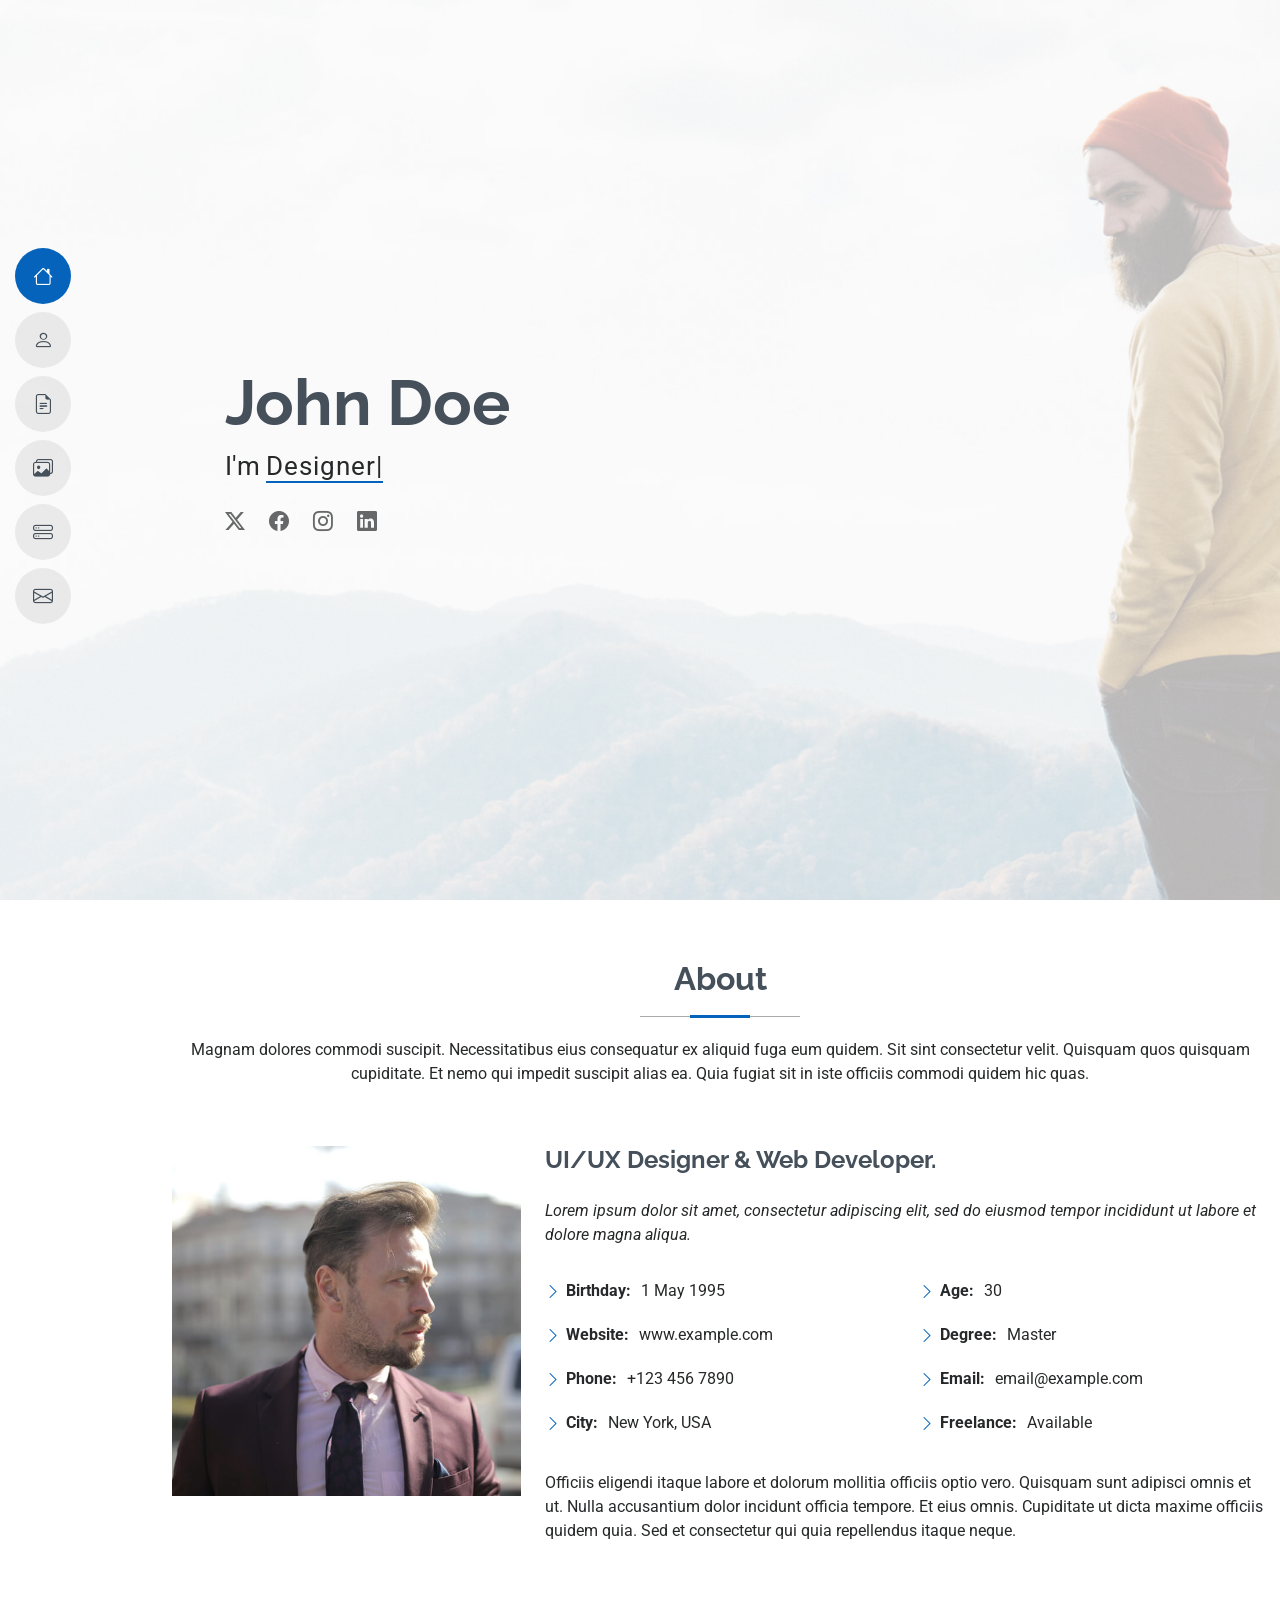
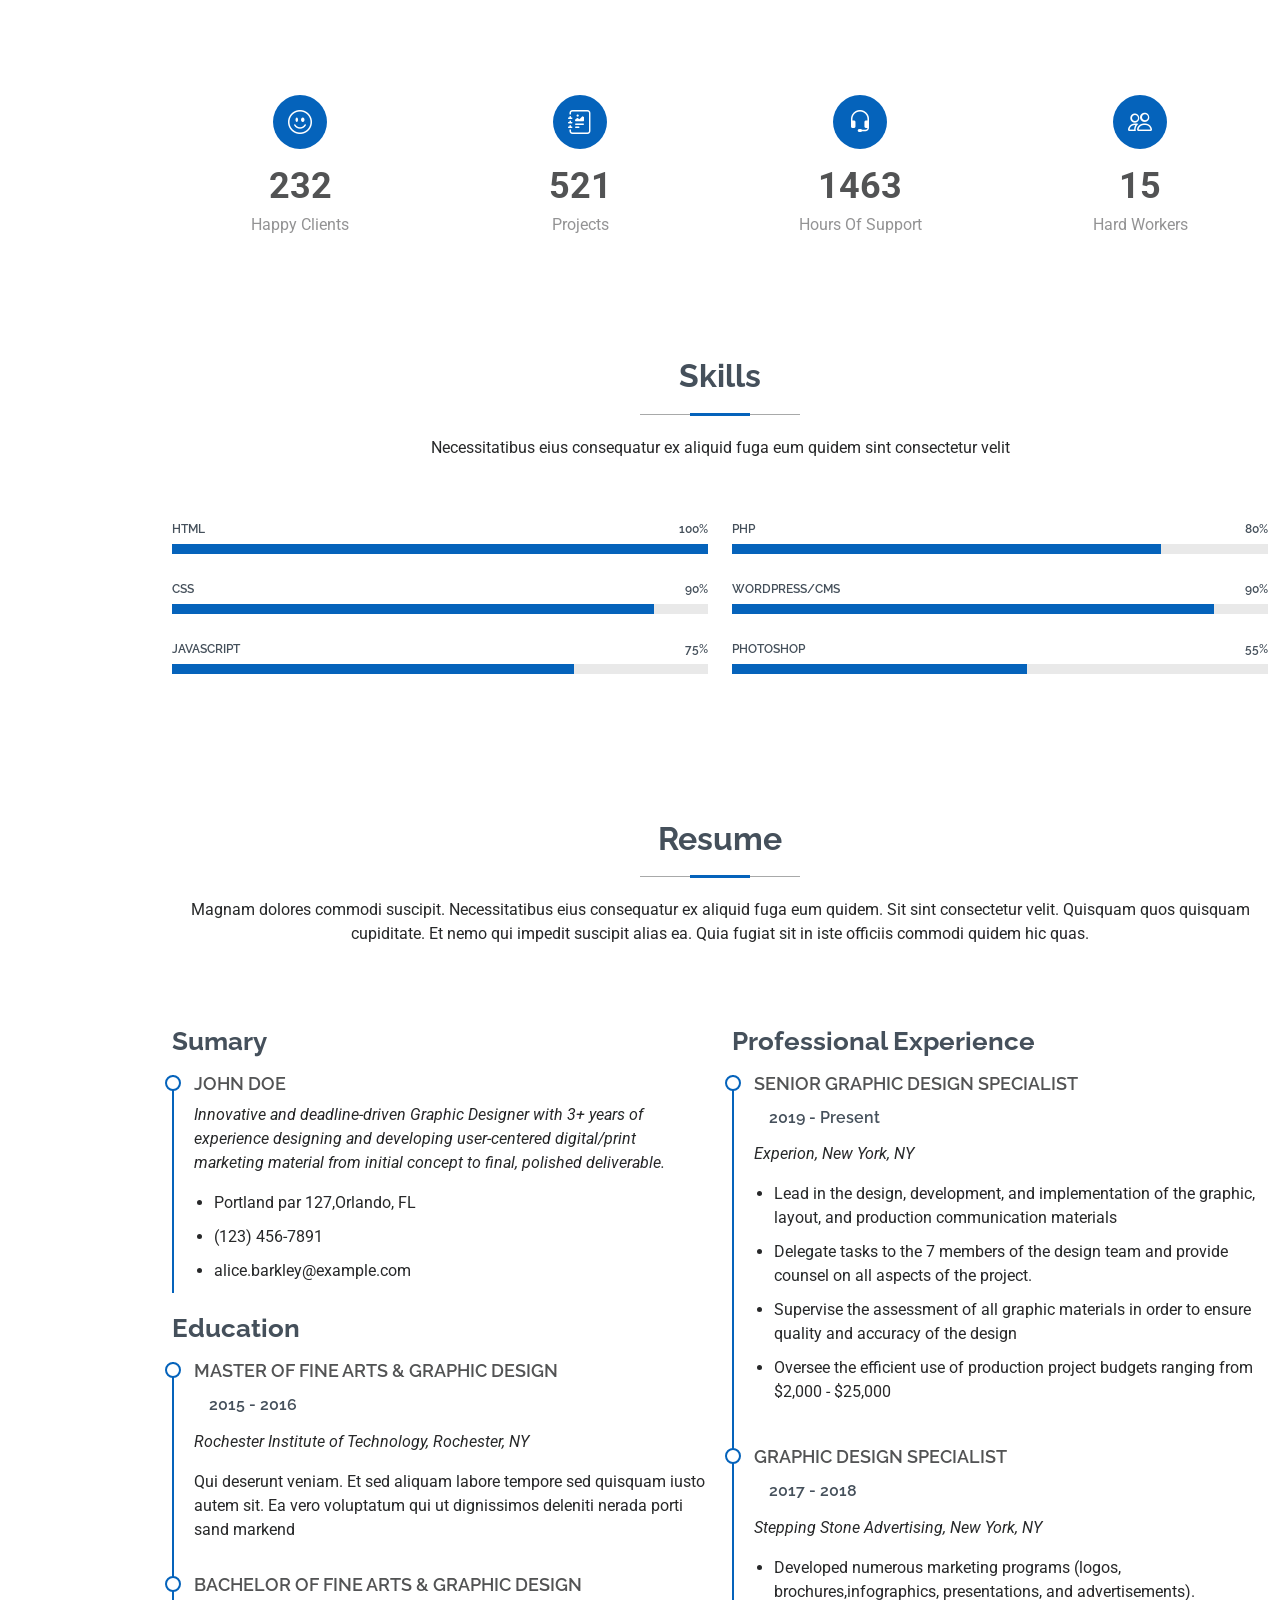
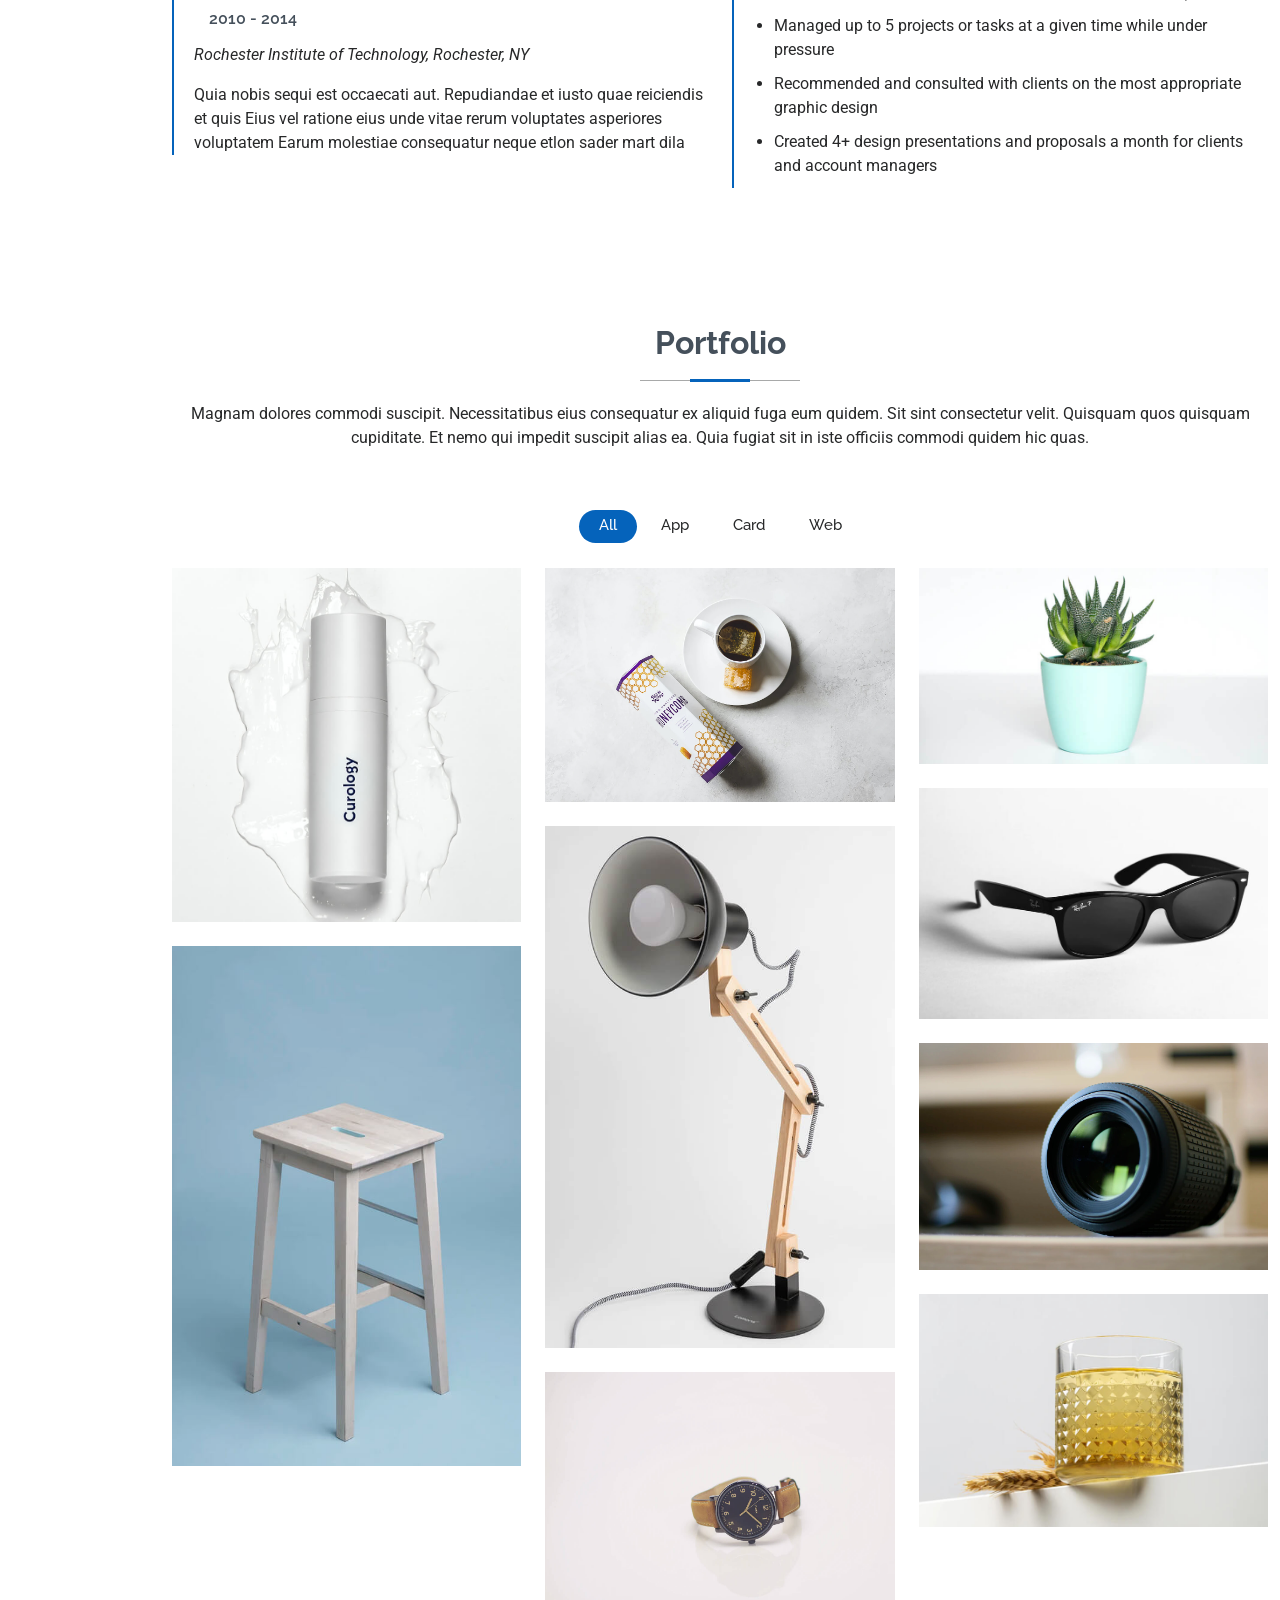
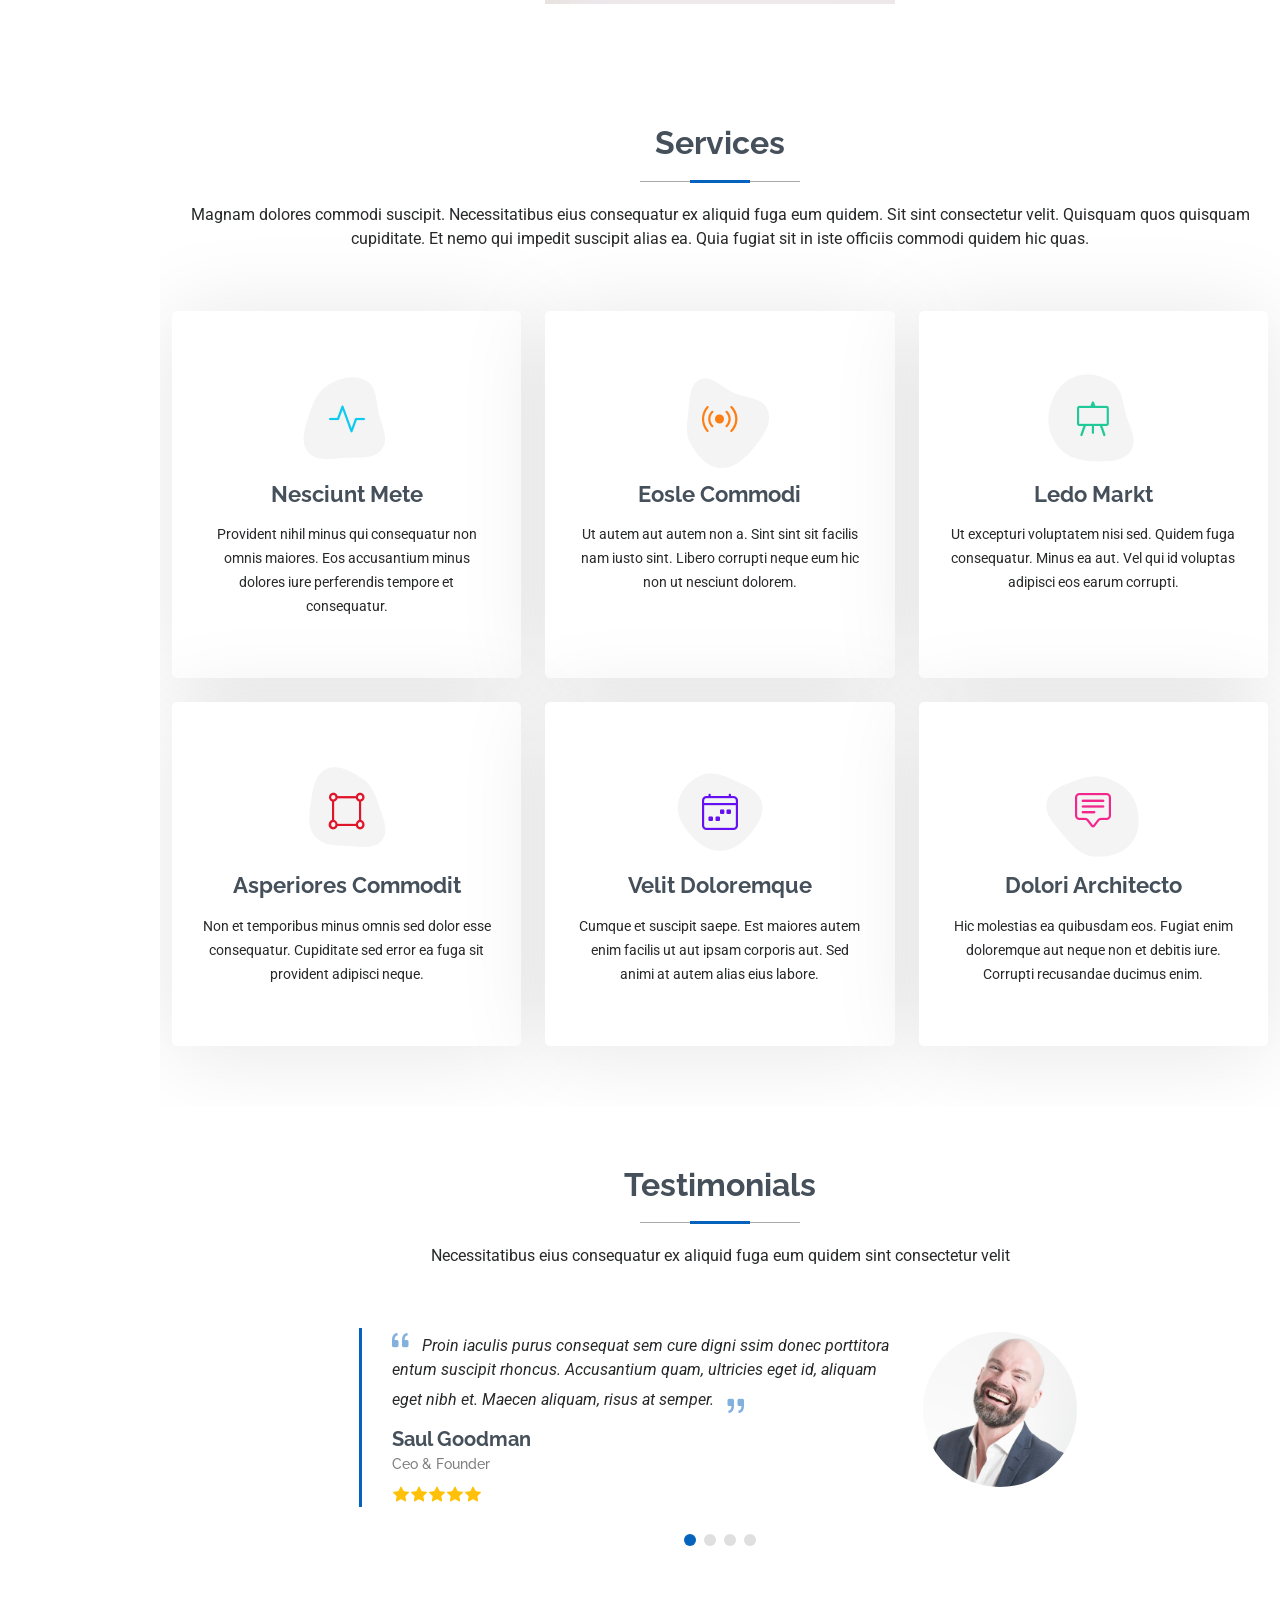
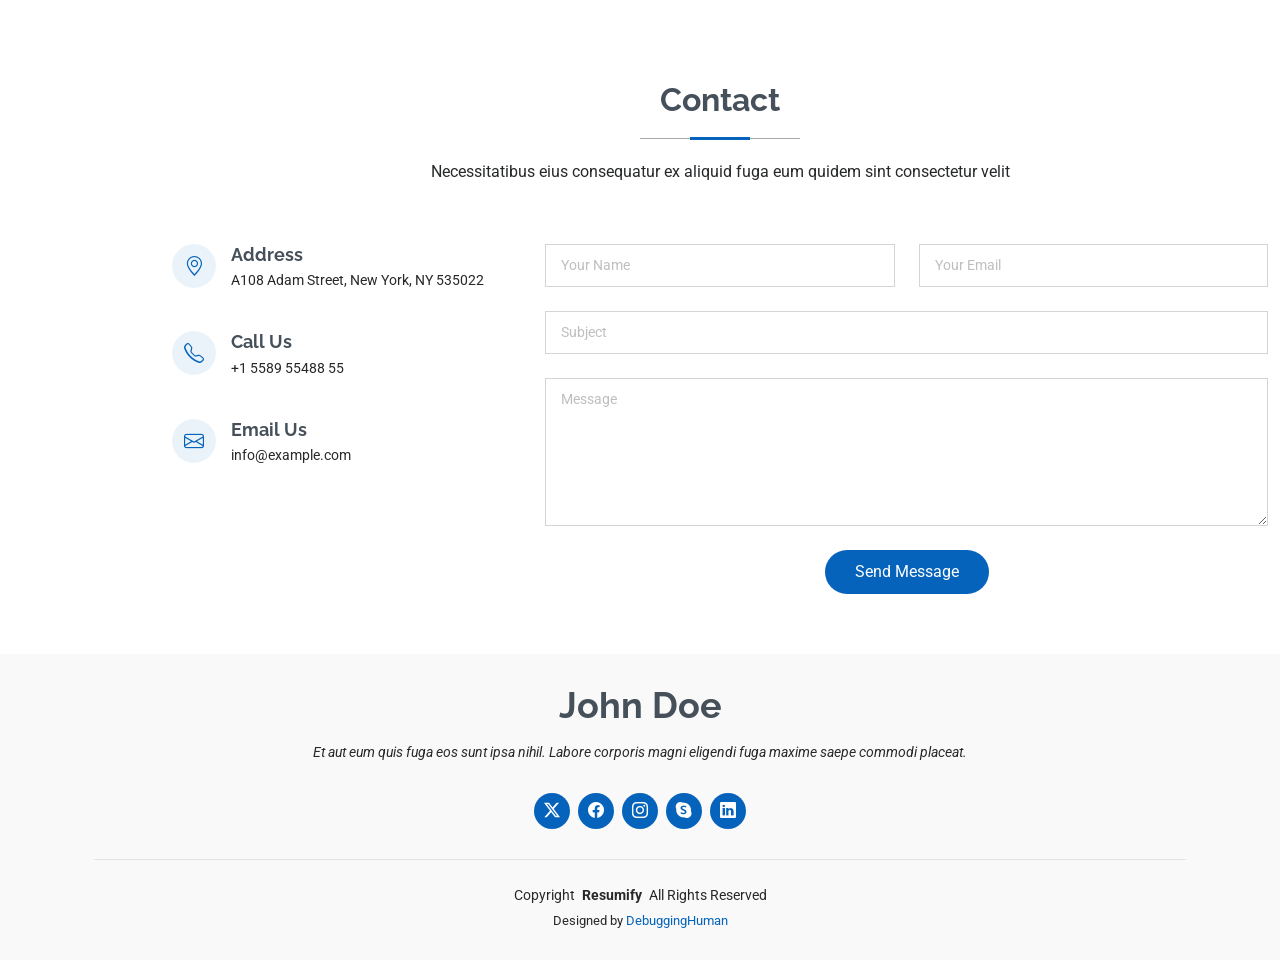
<file: index.html>
<!DOCTYPE html>
<html lang="en">

<head>
  <meta charset="utf-8">
  <meta content="width=device-width, initial-scale=1.0" name="viewport">
  <title>Index - Resumify</title>
  <meta content="" name="description">
  <meta content="" name="keywords">

  <!-- Favicons -->
  <link href="assets/img/favicon.png" rel="icon">
  <link href="assets/img/apple-touch-icon.png" rel="apple-touch-icon">

  <!-- Fonts -->
  <link href="https://fonts.googleapis.com" rel="preconnect">
  <link href="https://fonts.gstatic.com" rel="preconnect" crossorigin>
  <link href="https://fonts.googleapis.com/css2?family=Roboto:ital,wght@0,100;0,300;0,400;0,500;0,700;0,900;1,100;1,300;1,400;1,500;1,700;1,900&family=Poppins:ital,wght@0,100;0,200;0,300;0,400;0,500;0,600;0,700;0,800;0,900;1,100;1,200;1,300;1,400;1,500;1,600;1,700;1,800;1,900&family=Raleway:ital,wght@0,100;0,200;0,300;0,400;0,500;0,600;0,700;0,800;0,900;1,100;1,200;1,300;1,400;1,500;1,600;1,700;1,800;1,900&display=swap" rel="stylesheet">

  <!-- Vendor CSS Files -->
  <link href="assets/vendor/bootstrap/css/bootstrap.min.css" rel="stylesheet">
  <link href="assets/vendor/bootstrap-icons/bootstrap-icons.css" rel="stylesheet">
  <link href="assets/vendor/aos/aos.css" rel="stylesheet">
  <link href="assets/vendor/glightbox/css/glightbox.min.css" rel="stylesheet">
  <link href="assets/vendor/swiper/swiper-bundle.min.css" rel="stylesheet">

  <!-- Main CSS File -->
  <link href="assets/css/main.css" rel="stylesheet">
</head>

<body class="index-page">

  <header id="header" class="header d-flex flex-column justify-content-center">

    <i class="header-toggle d-xl-none bi bi-list"></i>

    <nav id="navmenu" class="navmenu">
      <ul>
        <li><a href="#hero" class="active"><i class="bi bi-house navicon"></i><span>Home</span></a></li>
        <li><a href="#about"><i class="bi bi-person navicon"></i><span>About</span></a></li>
        <li><a href="#resume"><i class="bi bi-file-earmark-text navicon"></i><span>Resume</span></a></li>
        <li><a href="#portfolio"><i class="bi bi-images navicon"></i><span>Portfolio</span></a></li>
        <li><a href="#services"><i class="bi bi-hdd-stack navicon"></i><span>Services</span></a></li>
        <li><a href="#contact"><i class="bi bi-envelope navicon"></i><span>Contact</span></a></li>
      </ul>
    </nav>

  </header>

  <main class="main">

    <!-- Hero Section -->
    <section id="hero" class="hero section light-background">

      <img src="assets/img/hero-bg.jpg" alt="">

      <div class="container" data-aos="zoom-out">
        <div class="row justify-content-center">
          <div class="col-lg-9">
            <h2>John Doe</h2>
            <p>I'm <span class="typed" data-typed-items="Designer, Developer, Freelancer, Photographer">Designer</span><span class="typed-cursor typed-cursor--blink" aria-hidden="true"></span></p>
            <div class="social-links">
              <a href="#"><i class="bi bi-twitter-x"></i></a>
              <a href="#"><i class="bi bi-facebook"></i></a>
              <a href="#"><i class="bi bi-instagram"></i></a>
              <a href="#"><i class="bi bi-linkedin"></i></a>
            </div>
          </div>
        </div>
      </div>

    </section><!-- /Hero Section -->

    <!-- About Section -->
    <section id="about" class="about section">

      <!-- Section Title -->
      <div class="container section-title" data-aos="fade-up">
        <h2>About</h2>
        <p>Magnam dolores commodi suscipit. Necessitatibus eius consequatur ex aliquid fuga eum quidem. Sit sint consectetur velit. Quisquam quos quisquam cupiditate. Et nemo qui impedit suscipit alias ea. Quia fugiat sit in iste officiis commodi quidem hic quas.</p>
      </div><!-- End Section Title -->

      <div class="container" data-aos="fade-up" data-aos-delay="100">

        <div class="row gy-4 justify-content-center">
          <div class="col-lg-4">
            <img src="assets/img/profile-img.jpg" class="img-fluid" alt="">
          </div>
          <div class="col-lg-8 content">
            <h2>UI/UX Designer &amp; Web Developer.</h2>
            <p class="fst-italic py-3">
              Lorem ipsum dolor sit amet, consectetur adipiscing elit, sed do eiusmod tempor incididunt ut labore et dolore
              magna aliqua.
            </p>
            <div class="row">
              <div class="col-lg-6">
                <ul>
                  <li><i class="bi bi-chevron-right"></i> <strong>Birthday:</strong> <span>1 May 1995</span></li>
                  <li><i class="bi bi-chevron-right"></i> <strong>Website:</strong> <span>www.example.com</span></li>
                  <li><i class="bi bi-chevron-right"></i> <strong>Phone:</strong> <span>+123 456 7890</span></li>
                  <li><i class="bi bi-chevron-right"></i> <strong>City:</strong> <span>New York, USA</span></li>
                </ul>
              </div>
              <div class="col-lg-6">
                <ul>
                  <li><i class="bi bi-chevron-right"></i> <strong>Age:</strong> <span>30</span></li>
                  <li><i class="bi bi-chevron-right"></i> <strong>Degree:</strong> <span>Master</span></li>
                  <li><i class="bi bi-chevron-right"></i> <strong>Email:</strong> <span>email@example.com</span></li>
                  <li><i class="bi bi-chevron-right"></i> <strong>Freelance:</strong> <span>Available</span></li>
                </ul>
              </div>
            </div>
            <p class="py-3">
              Officiis eligendi itaque labore et dolorum mollitia officiis optio vero. Quisquam sunt adipisci omnis et ut. Nulla accusantium dolor incidunt officia tempore. Et eius omnis.
              Cupiditate ut dicta maxime officiis quidem quia. Sed et consectetur qui quia repellendus itaque neque.
            </p>
          </div>
        </div>

      </div>

    </section><!-- /About Section -->

    <!-- Stats Section -->
    <section id="stats" class="stats section">

      <div class="container" data-aos="fade-up" data-aos-delay="100">

        <div class="row gy-4">

          <div class="col-lg-3 col-md-6 d-flex flex-column align-items-center">
            <i class="bi bi-emoji-smile"></i>
            <div class="stats-item">
              <span data-purecounter-start="0" data-purecounter-end="232" data-purecounter-duration="1" class="purecounter"></span>
              <p>Happy Clients</p>
            </div>
          </div><!-- End Stats Item -->

          <div class="col-lg-3 col-md-6 d-flex flex-column align-items-center">
            <i class="bi bi-journal-richtext"></i>
            <div class="stats-item">
              <span data-purecounter-start="0" data-purecounter-end="521" data-purecounter-duration="1" class="purecounter"></span>
              <p>Projects</p>
            </div>
          </div><!-- End Stats Item -->

          <div class="col-lg-3 col-md-6 d-flex flex-column align-items-center">
            <i class="bi bi-headset"></i>
            <div class="stats-item">
              <span data-purecounter-start="0" data-purecounter-end="1463" data-purecounter-duration="1" class="purecounter"></span>
              <p>Hours Of Support</p>
            </div>
          </div><!-- End Stats Item -->

          <div class="col-lg-3 col-md-6 d-flex flex-column align-items-center">
            <i class="bi bi-people"></i>
            <div class="stats-item">
              <span data-purecounter-start="0" data-purecounter-end="15" data-purecounter-duration="1" class="purecounter"></span>
              <p>Hard Workers</p>
            </div>
          </div><!-- End Stats Item -->

        </div>

      </div>

    </section><!-- /Stats Section -->

    <!-- Skills Section -->
    <section id="skills" class="skills section">

      <!-- Section Title -->
      <div class="container section-title" data-aos="fade-up">
        <h2>Skills</h2>
        <p>Necessitatibus eius consequatur ex aliquid fuga eum quidem sint consectetur velit</p>
      </div><!-- End Section Title -->

      <div class="container" data-aos="fade-up" data-aos-delay="100">

        <div class="row skills-content skills-animation">

          <div class="col-lg-6">

            <div class="progress">
              <span class="skill"><span>HTML</span> <i class="val">100%</i></span>
              <div class="progress-bar-wrap">
                <div class="progress-bar" role="progressbar" aria-valuenow="100" aria-valuemin="0" aria-valuemax="100"></div>
              </div>
            </div><!-- End Skills Item -->

            <div class="progress">
              <span class="skill"><span>CSS</span> <i class="val">90%</i></span>
              <div class="progress-bar-wrap">
                <div class="progress-bar" role="progressbar" aria-valuenow="90" aria-valuemin="0" aria-valuemax="100"></div>
              </div>
            </div><!-- End Skills Item -->

            <div class="progress">
              <span class="skill"><span>JavaScript</span> <i class="val">75%</i></span>
              <div class="progress-bar-wrap">
                <div class="progress-bar" role="progressbar" aria-valuenow="75" aria-valuemin="0" aria-valuemax="100"></div>
              </div>
            </div><!-- End Skills Item -->

          </div>

          <div class="col-lg-6">

            <div class="progress">
              <span class="skill"><span>PHP</span> <i class="val">80%</i></span>
              <div class="progress-bar-wrap">
                <div class="progress-bar" role="progressbar" aria-valuenow="80" aria-valuemin="0" aria-valuemax="100"></div>
              </div>
            </div><!-- End Skills Item -->

            <div class="progress">
              <span class="skill"><span>WordPress/CMS</span> <i class="val">90%</i></span>
              <div class="progress-bar-wrap">
                <div class="progress-bar" role="progressbar" aria-valuenow="90" aria-valuemin="0" aria-valuemax="100"></div>
              </div>
            </div><!-- End Skills Item -->

            <div class="progress">
              <span class="skill"><span>Photoshop</span> <i class="val">55%</i></span>
              <div class="progress-bar-wrap">
                <div class="progress-bar" role="progressbar" aria-valuenow="55" aria-valuemin="0" aria-valuemax="100"></div>
              </div>
            </div><!-- End Skills Item -->

          </div>

        </div>

      </div>

    </section><!-- /Skills Section -->

    <!-- Resume Section -->
    <section id="resume" class="resume section">

      <!-- Section Title -->
      <div class="container section-title" data-aos="fade-up">
        <h2>Resume</h2>
        <p>Magnam dolores commodi suscipit. Necessitatibus eius consequatur ex aliquid fuga eum quidem. Sit sint consectetur velit. Quisquam quos quisquam cupiditate. Et nemo qui impedit suscipit alias ea. Quia fugiat sit in iste officiis commodi quidem hic quas.</p>
      </div><!-- End Section Title -->

      <div class="container">

        <div class="row">

          <div class="col-lg-6" data-aos="fade-up" data-aos-delay="100">
            <h3 class="resume-title">Sumary</h3>

            <div class="resume-item pb-0">
              <h4>John Doe</h4>
              <p><em>Innovative and deadline-driven Graphic Designer with 3+ years of experience designing and developing user-centered digital/print marketing material from initial concept to final, polished deliverable.</em></p>
              <ul>
                <li>Portland par 127,Orlando, FL</li>
                <li>(123) 456-7891</li>
                <li>alice.barkley@example.com</li>
              </ul>
            </div><!-- Edn Resume Item -->

            <h3 class="resume-title">Education</h3>
            <div class="resume-item">
              <h4>Master of Fine Arts &amp; Graphic Design</h4>
              <h5>2015 - 2016</h5>
              <p><em>Rochester Institute of Technology, Rochester, NY</em></p>
              <p>Qui deserunt veniam. Et sed aliquam labore tempore sed quisquam iusto autem sit. Ea vero voluptatum qui ut dignissimos deleniti nerada porti sand markend</p>
            </div><!-- Edn Resume Item -->

            <div class="resume-item">
              <h4>Bachelor of Fine Arts &amp; Graphic Design</h4>
              <h5>2010 - 2014</h5>
              <p><em>Rochester Institute of Technology, Rochester, NY</em></p>
              <p>Quia nobis sequi est occaecati aut. Repudiandae et iusto quae reiciendis et quis Eius vel ratione eius unde vitae rerum voluptates asperiores voluptatem Earum molestiae consequatur neque etlon sader mart dila</p>
            </div><!-- Edn Resume Item -->

          </div>

          <div class="col-lg-6" data-aos="fade-up" data-aos-delay="200">
            <h3 class="resume-title">Professional Experience</h3>
            <div class="resume-item">
              <h4>Senior graphic design specialist</h4>
              <h5>2019 - Present</h5>
              <p><em>Experion, New York, NY </em></p>
              <ul>
                <li>Lead in the design, development, and implementation of the graphic, layout, and production communication materials</li>
                <li>Delegate tasks to the 7 members of the design team and provide counsel on all aspects of the project. </li>
                <li>Supervise the assessment of all graphic materials in order to ensure quality and accuracy of the design</li>
                <li>Oversee the efficient use of production project budgets ranging from $2,000 - $25,000</li>
              </ul>
            </div><!-- Edn Resume Item -->

            <div class="resume-item">
              <h4>Graphic design specialist</h4>
              <h5>2017 - 2018</h5>
              <p><em>Stepping Stone Advertising, New York, NY</em></p>
              <ul>
                <li>Developed numerous marketing programs (logos, brochures,infographics, presentations, and advertisements).</li>
                <li>Managed up to 5 projects or tasks at a given time while under pressure</li>
                <li>Recommended and consulted with clients on the most appropriate graphic design</li>
                <li>Created 4+ design presentations and proposals a month for clients and account managers</li>
              </ul>
            </div><!-- Edn Resume Item -->

          </div>

        </div>

      </div>

    </section><!-- /Resume Section -->

    <!-- Portfolio Section -->
    <section id="portfolio" class="portfolio section">

      <!-- Section Title -->
      <div class="container section-title" data-aos="fade-up">
        <h2>Portfolio</h2>
        <p>Magnam dolores commodi suscipit. Necessitatibus eius consequatur ex aliquid fuga eum quidem. Sit sint consectetur velit. Quisquam quos quisquam cupiditate. Et nemo qui impedit suscipit alias ea. Quia fugiat sit in iste officiis commodi quidem hic quas.</p>
      </div><!-- End Section Title -->

      <div class="container">

        <div class="isotope-layout" data-default-filter="*" data-layout="masonry" data-sort="original-order">

          <ul class="portfolio-filters isotope-filters" data-aos="fade-up" data-aos-delay="100">
            <li data-filter="*" class="filter-active">All</li>
            <li data-filter=".filter-app">App</li>
            <li data-filter=".filter-product">Card</li>
            <li data-filter=".filter-branding">Web</li>
          </ul><!-- End Portfolio Filters -->

          <div class="row gy-4 isotope-container" data-aos="fade-up" data-aos-delay="200">

            <div class="col-lg-4 col-md-6 portfolio-item isotope-item filter-app">
              <img src="assets/img/masonry-portfolio/masonry-portfolio-1.jpg" class="img-fluid" alt="">
              <div class="portfolio-info">
                <h4>App 1</h4>
                <p>Lorem ipsum, dolor sit</p>
                <a href="assets/img/masonry-portfolio/masonry-portfolio-1.jpg" title="App 1" data-gallery="portfolio-gallery-app" class="glightbox preview-link"><i class="bi bi-zoom-in"></i></a>
                <a href="portfolio-details.html" title="More Details" class="details-link"><i class="bi bi-link-45deg"></i></a>
              </div>
            </div><!-- End Portfolio Item -->

            <div class="col-lg-4 col-md-6 portfolio-item isotope-item filter-product">
              <img src="assets/img/masonry-portfolio/masonry-portfolio-2.jpg" class="img-fluid" alt="">
              <div class="portfolio-info">
                <h4>Product 1</h4>
                <p>Lorem ipsum, dolor sit</p>
                <a href="assets/img/masonry-portfolio/masonry-portfolio-2.jpg" title="Product 1" data-gallery="portfolio-gallery-product" class="glightbox preview-link"><i class="bi bi-zoom-in"></i></a>
                <a href="portfolio-details.html" title="More Details" class="details-link"><i class="bi bi-link-45deg"></i></a>
              </div>
            </div><!-- End Portfolio Item -->

            <div class="col-lg-4 col-md-6 portfolio-item isotope-item filter-branding">
              <img src="assets/img/masonry-portfolio/masonry-portfolio-3.jpg" class="img-fluid" alt="">
              <div class="portfolio-info">
                <h4>Branding 1</h4>
                <p>Lorem ipsum, dolor sit</p>
                <a href="assets/img/masonry-portfolio/masonry-portfolio-3.jpg" title="Branding 1" data-gallery="portfolio-gallery-branding" class="glightbox preview-link"><i class="bi bi-zoom-in"></i></a>
                <a href="portfolio-details.html" title="More Details" class="details-link"><i class="bi bi-link-45deg"></i></a>
              </div>
            </div><!-- End Portfolio Item -->

            <div class="col-lg-4 col-md-6 portfolio-item isotope-item filter-app">
              <img src="assets/img/masonry-portfolio/masonry-portfolio-4.jpg" class="img-fluid" alt="">
              <div class="portfolio-info">
                <h4>App 2</h4>
                <p>Lorem ipsum, dolor sit</p>
                <a href="assets/img/masonry-portfolio/masonry-portfolio-4.jpg" title="App 2" data-gallery="portfolio-gallery-app" class="glightbox preview-link"><i class="bi bi-zoom-in"></i></a>
                <a href="portfolio-details.html" title="More Details" class="details-link"><i class="bi bi-link-45deg"></i></a>
              </div>
            </div><!-- End Portfolio Item -->

            <div class="col-lg-4 col-md-6 portfolio-item isotope-item filter-product">
              <img src="assets/img/masonry-portfolio/masonry-portfolio-5.jpg" class="img-fluid" alt="">
              <div class="portfolio-info">
                <h4>Product 2</h4>
                <p>Lorem ipsum, dolor sit</p>
                <a href="assets/img/masonry-portfolio/masonry-portfolio-5.jpg" title="Product 2" data-gallery="portfolio-gallery-product" class="glightbox preview-link"><i class="bi bi-zoom-in"></i></a>
                <a href="portfolio-details.html" title="More Details" class="details-link"><i class="bi bi-link-45deg"></i></a>
              </div>
            </div><!-- End Portfolio Item -->

            <div class="col-lg-4 col-md-6 portfolio-item isotope-item filter-branding">
              <img src="assets/img/masonry-portfolio/masonry-portfolio-6.jpg" class="img-fluid" alt="">
              <div class="portfolio-info">
                <h4>Branding 2</h4>
                <p>Lorem ipsum, dolor sit</p>
                <a href="assets/img/masonry-portfolio/masonry-portfolio-6.jpg" title="Branding 2" data-gallery="portfolio-gallery-branding" class="glightbox preview-link"><i class="bi bi-zoom-in"></i></a>
                <a href="portfolio-details.html" title="More Details" class="details-link"><i class="bi bi-link-45deg"></i></a>
              </div>
            </div><!-- End Portfolio Item -->

            <div class="col-lg-4 col-md-6 portfolio-item isotope-item filter-app">
              <img src="assets/img/masonry-portfolio/masonry-portfolio-7.jpg" class="img-fluid" alt="">
              <div class="portfolio-info">
                <h4>App 3</h4>
                <p>Lorem ipsum, dolor sit</p>
                <a href="assets/img/masonry-portfolio/masonry-portfolio-7.jpg" title="App 3" data-gallery="portfolio-gallery-app" class="glightbox preview-link"><i class="bi bi-zoom-in"></i></a>
                <a href="portfolio-details.html" title="More Details" class="details-link"><i class="bi bi-link-45deg"></i></a>
              </div>
            </div><!-- End Portfolio Item -->

            <div class="col-lg-4 col-md-6 portfolio-item isotope-item filter-product">
              <img src="assets/img/masonry-portfolio/masonry-portfolio-8.jpg" class="img-fluid" alt="">
              <div class="portfolio-info">
                <h4>Product 3</h4>
                <p>Lorem ipsum, dolor sit</p>
                <a href="assets/img/masonry-portfolio/masonry-portfolio-8.jpg" title="Product 3" data-gallery="portfolio-gallery-product" class="glightbox preview-link"><i class="bi bi-zoom-in"></i></a>
                <a href="portfolio-details.html" title="More Details" class="details-link"><i class="bi bi-link-45deg"></i></a>
              </div>
            </div><!-- End Portfolio Item -->

            <div class="col-lg-4 col-md-6 portfolio-item isotope-item filter-branding">
              <img src="assets/img/masonry-portfolio/masonry-portfolio-9.jpg" class="img-fluid" alt="">
              <div class="portfolio-info">
                <h4>Branding 3</h4>
                <p>Lorem ipsum, dolor sit</p>
                <a href="assets/img/masonry-portfolio/masonry-portfolio-9.jpg" title="Branding 2" data-gallery="portfolio-gallery-branding" class="glightbox preview-link"><i class="bi bi-zoom-in"></i></a>
                <a href="portfolio-details.html" title="More Details" class="details-link"><i class="bi bi-link-45deg"></i></a>
              </div>
            </div><!-- End Portfolio Item -->

          </div><!-- End Portfolio Container -->

        </div>

      </div>

    </section><!-- /Portfolio Section -->

    <!-- Services Section -->
    <section id="services" class="services section">

      <!-- Section Title -->
      <div class="container section-title" data-aos="fade-up">
        <h2>Services</h2>
        <p>Magnam dolores commodi suscipit. Necessitatibus eius consequatur ex aliquid fuga eum quidem. Sit sint consectetur velit. Quisquam quos quisquam cupiditate. Et nemo qui impedit suscipit alias ea. Quia fugiat sit in iste officiis commodi quidem hic quas.</p>
      </div><!-- End Section Title -->

      <div class="container">

        <div class="row gy-4">

          <div class="col-lg-4 col-md-6" data-aos="fade-up" data-aos-delay="100">
            <div class="service-item item-cyan position-relative">
              <div class="icon">
                <svg width="100" height="100" viewBox="0 0 600 600" xmlns="http://www.w3.org/2000/svg">
                  <path stroke="none" stroke-width="0" fill="#f5f5f5" d="M300,521.0016835830174C376.1290562159157,517.8887921683347,466.0731472004068,529.7835943286574,510.70327084640275,468.03025145048787C554.3714126377745,407.6079735673963,508.03601936045806,328.9844924480964,491.2728898941984,256.3432110539036C474.5976632858925,184.082847569629,479.9380746630129,96.60480741107993,416.23090153303,58.64404602377083C348.86323505073057,18.502131276798302,261.93793281208167,40.57373210992963,193.5410806939664,78.93577620505333C130.42746243093433,114.334589627462,98.30271207620316,179.96522072025542,76.75703585869454,249.04625023123273C51.97151888228291,328.5150500222984,13.704378332031375,421.85034740162234,66.52175969318436,486.19268352777647C119.04800174914682,550.1803526380478,217.28368757567262,524.383925680826,300,521.0016835830174"></path>
                </svg>
                <i class="bi bi-activity"></i>
              </div>
              <a href="#" class="stretched-link">
                <h3>Nesciunt Mete</h3>
              </a>
              <p>Provident nihil minus qui consequatur non omnis maiores. Eos accusantium minus dolores iure perferendis tempore et consequatur.</p>
            </div>
          </div><!-- End Service Item -->

          <div class="col-lg-4 col-md-6" data-aos="fade-up" data-aos-delay="200">
            <div class="service-item item-orange position-relative">
              <div class="icon">
                <svg width="100" height="100" viewBox="0 0 600 600" xmlns="http://www.w3.org/2000/svg">
                  <path stroke="none" stroke-width="0" fill="#f5f5f5" d="M300,582.0697525312426C382.5290701553225,586.8405444964366,449.9789794690241,525.3245884688669,502.5850820975895,461.55621195738473C556.606425686781,396.0723002908107,615.8543463187945,314.28637112970534,586.6730223649479,234.56875336149918C558.9533121215079,158.8439757836574,454.9685369536778,164.00468322053177,381.49747125262974,130.76875717737553C312.15926192815925,99.40240125094834,248.97055460311594,18.661163978235184,179.8680185752513,50.54337015887873C110.5421016452524,82.52863877960104,119.82277516462835,180.83849132639028,109.12597500060166,256.43424936330496C100.08760227029461,320.3096726198365,92.17705696193138,384.0621239912766,124.79988738764834,439.7174275375508C164.83382741302287,508.01625554203684,220.96474134820875,577.5009287672846,300,582.0697525312426"></path>
                </svg>
                <i class="bi bi-broadcast"></i>
              </div>
              <a href="#" class="stretched-link">
                <h3>Eosle Commodi</h3>
              </a>
              <p>Ut autem aut autem non a. Sint sint sit facilis nam iusto sint. Libero corrupti neque eum hic non ut nesciunt dolorem.</p>
            </div>
          </div><!-- End Service Item -->

          <div class="col-lg-4 col-md-6" data-aos="fade-up" data-aos-delay="300">
            <div class="service-item item-teal position-relative">
              <div class="icon">
                <svg width="100" height="100" viewBox="0 0 600 600" xmlns="http://www.w3.org/2000/svg">
                  <path stroke="none" stroke-width="0" fill="#f5f5f5" d="M300,541.5067337569781C382.14930387511276,545.0595476570109,479.8736841581634,548.3450877840088,526.4010558755058,480.5488172755941C571.5218469581645,414.80211281144784,517.5187510058486,332.0715597781072,496.52539010469104,255.14436215662573C477.37192572678356,184.95920475031193,473.57363656557914,105.61284051026155,413.0603344069578,65.22779650032875C343.27470386102294,18.654635553484475,251.2091493199835,5.337323636656869,175.0934190732945,40.62881213300186C97.87086631185822,76.43348514350839,51.98124368387456,156.15599469081315,36.44837278890362,239.84606092416172C21.716077023791087,319.22268207091537,43.775223500013084,401.1760424656574,96.891909868211,461.97329694683043C147.22146801428983,519.5804099606455,223.5754009179313,538.201503339737,300,541.5067337569781"></path>
                </svg>
                <i class="bi bi-easel"></i>
              </div>
              <a href="#" class="stretched-link">
                <h3>Ledo Markt</h3>
              </a>
              <p>Ut excepturi voluptatem nisi sed. Quidem fuga consequatur. Minus ea aut. Vel qui id voluptas adipisci eos earum corrupti.</p>
            </div>
          </div><!-- End Service Item -->

          <div class="col-lg-4 col-md-6" data-aos="fade-up" data-aos-delay="400">
            <div class="service-item item-red position-relative">
              <div class="icon">
                <svg width="100" height="100" viewBox="0 0 600 600" xmlns="http://www.w3.org/2000/svg">
                  <path stroke="none" stroke-width="0" fill="#f5f5f5" d="M300,503.46388370962813C374.79870501325706,506.71871716319447,464.8034551963731,527.1746412648533,510.4981551193396,467.86667711651364C555.9287308511215,408.9015244558933,512.6030010748507,327.5744911775523,490.211057578863,256.5855673507754C471.097692560561,195.9906835881958,447.69079081568157,138.11976852964426,395.19560036434837,102.3242989838813C329.3053358748298,57.3949838291264,248.02791733380457,8.279543830951368,175.87071277845988,42.242879143198664C103.41431057327972,76.34704239035025,93.79494320519305,170.9812938413882,81.28167332365135,250.07896920659033C70.17666984294237,320.27484674793965,64.84698225790005,396.69656628748305,111.28512138212992,450.4950937839243C156.20124167950087,502.5303643271138,231.32542653798444,500.4755392045468,300,503.46388370962813"></path>
                </svg>
                <i class="bi bi-bounding-box-circles"></i>
              </div>
              <a href="#" class="stretched-link">
                <h3>Asperiores Commodit</h3>
              </a>
              <p>Non et temporibus minus omnis sed dolor esse consequatur. Cupiditate sed error ea fuga sit provident adipisci neque.</p>
              <a href="#" class="stretched-link"></a>
            </div>
          </div><!-- End Service Item -->

          <div class="col-lg-4 col-md-6" data-aos="fade-up" data-aos-delay="500">
            <div class="service-item item-indigo position-relative">
              <div class="icon">
                <svg width="100" height="100" viewBox="0 0 600 600" xmlns="http://www.w3.org/2000/svg">
                  <path stroke="none" stroke-width="0" fill="#f5f5f5" d="M300,532.3542879108572C369.38199826031484,532.3153073249985,429.10787420159085,491.63046689027357,474.5244479745417,439.17860296908856C522.8885846962883,383.3225815378663,569.1668002868075,314.3205725914397,550.7432151929288,242.7694973846089C532.6665558377875,172.5657663291529,456.2379748765914,142.6223662098291,390.3689995646985,112.34683881706744C326.66090330228417,83.06452184765237,258.84405631176094,53.51806209861945,193.32584062364296,78.48882559362697C121.61183558270385,105.82097193414197,62.805066853699245,167.19869350419734,48.57481801355237,242.6138429142374C34.843463184063346,315.3850353017275,76.69343916112496,383.4422959591041,125.22947124332185,439.3748458443577C170.7312796277747,491.8107796887764,230.57421082200815,532.3932930995766,300,532.3542879108572"></path>
                </svg>
                <i class="bi bi-calendar4-week icon"></i>
              </div>
              <a href="#" class="stretched-link">
                <h3>Velit Doloremque</h3>
              </a>
              <p>Cumque et suscipit saepe. Est maiores autem enim facilis ut aut ipsam corporis aut. Sed animi at autem alias eius labore.</p>
              <a href="#" class="stretched-link"></a>
            </div>
          </div><!-- End Service Item -->

          <div class="col-lg-4 col-md-6" data-aos="fade-up" data-aos-delay="600">
            <div class="service-item item-pink position-relative">
              <div class="icon">
                <svg width="100" height="100" viewBox="0 0 600 600" xmlns="http://www.w3.org/2000/svg">
                  <path stroke="none" stroke-width="0" fill="#f5f5f5" d="M300,566.797414625762C385.7384707136149,576.1784315230908,478.7894351017131,552.8928747891023,531.9192734346935,484.94944893311C584.6109503024035,417.5663521118492,582.489472248146,322.67544863468447,553.9536738515405,242.03673114598146C529.1557734026468,171.96086150256528,465.24506316201064,127.66468636344209,395.9583748389544,100.7403814666027C334.2173773831606,76.7482773500951,269.4350130405921,84.62216499799875,207.1952322260088,107.2889140133804C132.92018162631612,134.33871894543012,41.79353780512637,160.00259165414826,22.644507872594943,236.69541883565114C3.319112789854554,314.0945973066697,72.72355303640163,379.243833228382,124.04198916343866,440.3218312028393C172.9286146004772,498.5055451809895,224.45579914871206,558.5317968840102,300,566.797414625762"></path>
                </svg>
                <i class="bi bi-chat-square-text"></i>
              </div>
              <a href="#" class="stretched-link">
                <h3>Dolori Architecto</h3>
              </a>
              <p>Hic molestias ea quibusdam eos. Fugiat enim doloremque aut neque non et debitis iure. Corrupti recusandae ducimus enim.</p>
              <a href="#" class="stretched-link"></a>
            </div>
          </div><!-- End Service Item -->

        </div>

      </div>

    </section><!-- /Services Section -->

    <!-- Testimonials Section -->
    <section id="testimonials" class="testimonials section">

      <!-- Section Title -->
      <div class="container section-title" data-aos="fade-up">
        <h2>Testimonials</h2>
        <p>Necessitatibus eius consequatur ex aliquid fuga eum quidem sint consectetur velit</p>
      </div><!-- End Section Title -->

      <div class="container" data-aos="fade-up" data-aos-delay="100">

        <div class="swiper init-swiper">
          <script type="application/json" class="swiper-config">
            {
              "loop": true,
              "speed": 600,
              "autoplay": {
                "delay": 5000
              },
              "slidesPerView": "auto",
              "pagination": {
                "el": ".swiper-pagination",
                "type": "bullets",
                "clickable": true
              }
            }
          </script>
          <div class="swiper-wrapper">

            <div class="swiper-slide">
              <div class="testimonial-item">
                <div class="row gy-4 justify-content-center">
                  <div class="col-lg-6">
                    <div class="testimonial-content">
                      <p>
                        <i class="bi bi-quote quote-icon-left"></i>
                        <span>Proin iaculis purus consequat sem cure digni ssim donec porttitora entum suscipit rhoncus. Accusantium quam, ultricies eget id, aliquam eget nibh et. Maecen aliquam, risus at semper.</span>
                        <i class="bi bi-quote quote-icon-right"></i>
                      </p>
                      <h3>Saul Goodman</h3>
                      <h4>Ceo &amp; Founder</h4>
                      <div class="stars">
                        <i class="bi bi-star-fill"></i><i class="bi bi-star-fill"></i><i class="bi bi-star-fill"></i><i class="bi bi-star-fill"></i><i class="bi bi-star-fill"></i>
                      </div>
                    </div>
                  </div>
                  <div class="col-lg-2 text-center">
                    <img src="assets/img/testimonials/testimonials-1.jpg" class="img-fluid testimonial-img" alt="">
                  </div>
                </div>
              </div>
            </div><!-- End testimonial item -->

            <div class="swiper-slide">
              <div class="testimonial-item">
                <div class="row gy-4 justify-content-center">
                  <div class="col-lg-6">
                    <div class="testimonial-content">
                      <p>
                        <i class="bi bi-quote quote-icon-left"></i>
                        <span>Export tempor illum tamen malis malis eram quae irure esse labore quem cillum quid cillum eram malis quorum velit fore eram velit sunt aliqua noster fugiat irure amet legam anim culpa.</span>
                        <i class="bi bi-quote quote-icon-right"></i>
                      </p>
                      <h3>Sara Wilsson</h3>
                      <h4>Designer</h4>
                      <div class="stars">
                        <i class="bi bi-star-fill"></i><i class="bi bi-star-fill"></i><i class="bi bi-star-fill"></i><i class="bi bi-star-fill"></i><i class="bi bi-star-fill"></i>
                      </div>
                    </div>
                  </div>
                  <div class="col-lg-2 text-center">
                    <img src="assets/img/testimonials/testimonials-2.jpg" class="img-fluid testimonial-img" alt="">
                  </div>
                </div>
              </div>
            </div><!-- End testimonial item -->

            <div class="swiper-slide">
              <div class="testimonial-item">
                <div class="row gy-4 justify-content-center">
                  <div class="col-lg-6">
                    <div class="testimonial-content">
                      <p>
                        <i class="bi bi-quote quote-icon-left"></i>
                        <span>Enim nisi quem export duis labore cillum quae magna enim sint quorum nulla quem veniam duis minim tempor labore quem eram duis noster aute amet eram fore quis sint minim.</span>
                        <i class="bi bi-quote quote-icon-right"></i>
                      </p>
                      <h3>Jena Karlis</h3>
                      <h4>Store Owner</h4>
                      <div class="stars">
                        <i class="bi bi-star-fill"></i><i class="bi bi-star-fill"></i><i class="bi bi-star-fill"></i><i class="bi bi-star-fill"></i><i class="bi bi-star-fill"></i>
                      </div>
                    </div>
                  </div>
                  <div class="col-lg-2 text-center">
                    <img src="assets/img/testimonials/testimonials-3.jpg" class="img-fluid testimonial-img" alt="">
                  </div>
                </div>
              </div>
            </div><!-- End testimonial item -->

            <div class="swiper-slide">
              <div class="testimonial-item">
                <div class="row gy-4 justify-content-center">
                  <div class="col-lg-6">
                    <div class="testimonial-content">
                      <p>
                        <i class="bi bi-quote quote-icon-left"></i>
                        <span>Fugiat enim eram quae cillum dolore dolor amet nulla culpa multos export minim fugiat minim velit minim dolor enim duis veniam ipsum anim magna sunt elit fore quem dolore labore illum veniam.</span>
                        <i class="bi bi-quote quote-icon-right"></i>
                      </p>
                      <h3>John Larson</h3>
                      <h4>Entrepreneur</h4>
                      <div class="stars">
                        <i class="bi bi-star-fill"></i><i class="bi bi-star-fill"></i><i class="bi bi-star-fill"></i><i class="bi bi-star-fill"></i><i class="bi bi-star-fill"></i>
                      </div>
                    </div>
                  </div>
                  <div class="col-lg-2 text-center">
                    <img src="assets/img/testimonials/testimonials-4.jpg" class="img-fluid testimonial-img" alt="">
                  </div>
                </div>
              </div>
            </div><!-- End testimonial item -->

          </div>
          <div class="swiper-pagination"></div>
        </div>

      </div>

    </section><!-- /Testimonials Section -->

    <!-- Contact Section -->
    <section id="contact" class="contact section">

      <!-- Section Title -->
      <div class="container section-title" data-aos="fade-up">
        <h2>Contact</h2>
        <p>Necessitatibus eius consequatur ex aliquid fuga eum quidem sint consectetur velit</p>
      </div><!-- End Section Title -->

      <div class="container" data-aos="fade" data-aos-delay="100">

        <div class="row gy-4">

          <div class="col-lg-4">
            <div class="info-item d-flex" data-aos="fade-up" data-aos-delay="200">
              <i class="bi bi-geo-alt flex-shrink-0"></i>
              <div>
                <h3>Address</h3>
                <p>A108 Adam Street, New York, NY 535022</p>
              </div>
            </div><!-- End Info Item -->

            <div class="info-item d-flex" data-aos="fade-up" data-aos-delay="300">
              <i class="bi bi-telephone flex-shrink-0"></i>
              <div>
                <h3>Call Us</h3>
                <p>+1 5589 55488 55</p>
              </div>
            </div><!-- End Info Item -->

            <div class="info-item d-flex" data-aos="fade-up" data-aos-delay="400">
              <i class="bi bi-envelope flex-shrink-0"></i>
              <div>
                <h3>Email Us</h3>
                <p>info@example.com</p>
              </div>
            </div><!-- End Info Item -->

          </div>

          <div class="col-lg-8">
            <form action="forms/contact.php" method="post" class="php-email-form" data-aos="fade-up" data-aos-delay="200">
              <div class="row gy-4">

                <div class="col-md-6">
                  <input type="text" name="name" class="form-control" placeholder="Your Name" required="">
                </div>

                <div class="col-md-6 ">
                  <input type="email" class="form-control" name="email" placeholder="Your Email" required="">
                </div>

                <div class="col-md-12">
                  <input type="text" class="form-control" name="subject" placeholder="Subject" required="">
                </div>

                <div class="col-md-12">
                  <textarea class="form-control" name="message" rows="6" placeholder="Message" required=""></textarea>
                </div>

                <div class="col-md-12 text-center">
                  <div class="loading">Loading</div>
                  <div class="error-message"></div>
                  <div class="sent-message">Your message has been sent. Thank you!</div>

                  <button type="submit">Send Message</button>
                </div>

              </div>
            </form>
          </div><!-- End Contact Form -->

        </div>

      </div>

    </section><!-- /Contact Section -->

  </main>

  <footer id="footer" class="footer position-relative light-background">
    <div class="container">
      <h3 class="sitename">John Doe</h3>
      <p>Et aut eum quis fuga eos sunt ipsa nihil. Labore corporis magni eligendi fuga maxime saepe commodi placeat.</p>
      <div class="social-links d-flex justify-content-center">
        <a href=""><i class="bi bi-twitter-x"></i></a>
        <a href=""><i class="bi bi-facebook"></i></a>
        <a href=""><i class="bi bi-instagram"></i></a>
        <a href=""><i class="bi bi-skype"></i></a>
        <a href=""><i class="bi bi-linkedin"></i></a>
      </div>
      <div class="container">
        <div class="copyright">
          <span>Copyright</span> <strong class="px-1 sitename">Resumify</strong> <span>All Rights Reserved</span>
        </div>
        <div class="credits">
          Designed by <a href="https://debugginghuman.com/">DebuggingHuman</a>
        </div>
      </div>
    </div>
  </footer>

  <!-- Scroll Top -->
  <a href="#" id="scroll-top" class="scroll-top d-flex align-items-center justify-content-center"><i class="bi bi-arrow-up-short"></i></a>

  <!-- Preloader -->
  <div id="preloader"></div>

  <!-- Vendor JS Files -->
  <script src="assets/vendor/bootstrap/js/bootstrap.bundle.min.js"></script>
  <script src="assets/vendor/php-email-form/validate.js"></script>
  <script src="assets/vendor/aos/aos.js"></script>
  <script src="assets/vendor/typed.js/typed.umd.js"></script>
  <script src="assets/vendor/purecounter/purecounter_vanilla.js"></script>
  <script src="assets/vendor/waypoints/noframework.waypoints.js"></script>
  <script src="assets/vendor/glightbox/js/glightbox.min.js"></script>
  <script src="assets/vendor/imagesloaded/imagesloaded.pkgd.min.js"></script>
  <script src="assets/vendor/isotope-layout/isotope.pkgd.min.js"></script>
  <script src="assets/vendor/swiper/swiper-bundle.min.js"></script>

  <!-- Main JS File -->
  <script src="assets/js/main.js"></script>

</body>

</html>
</file>
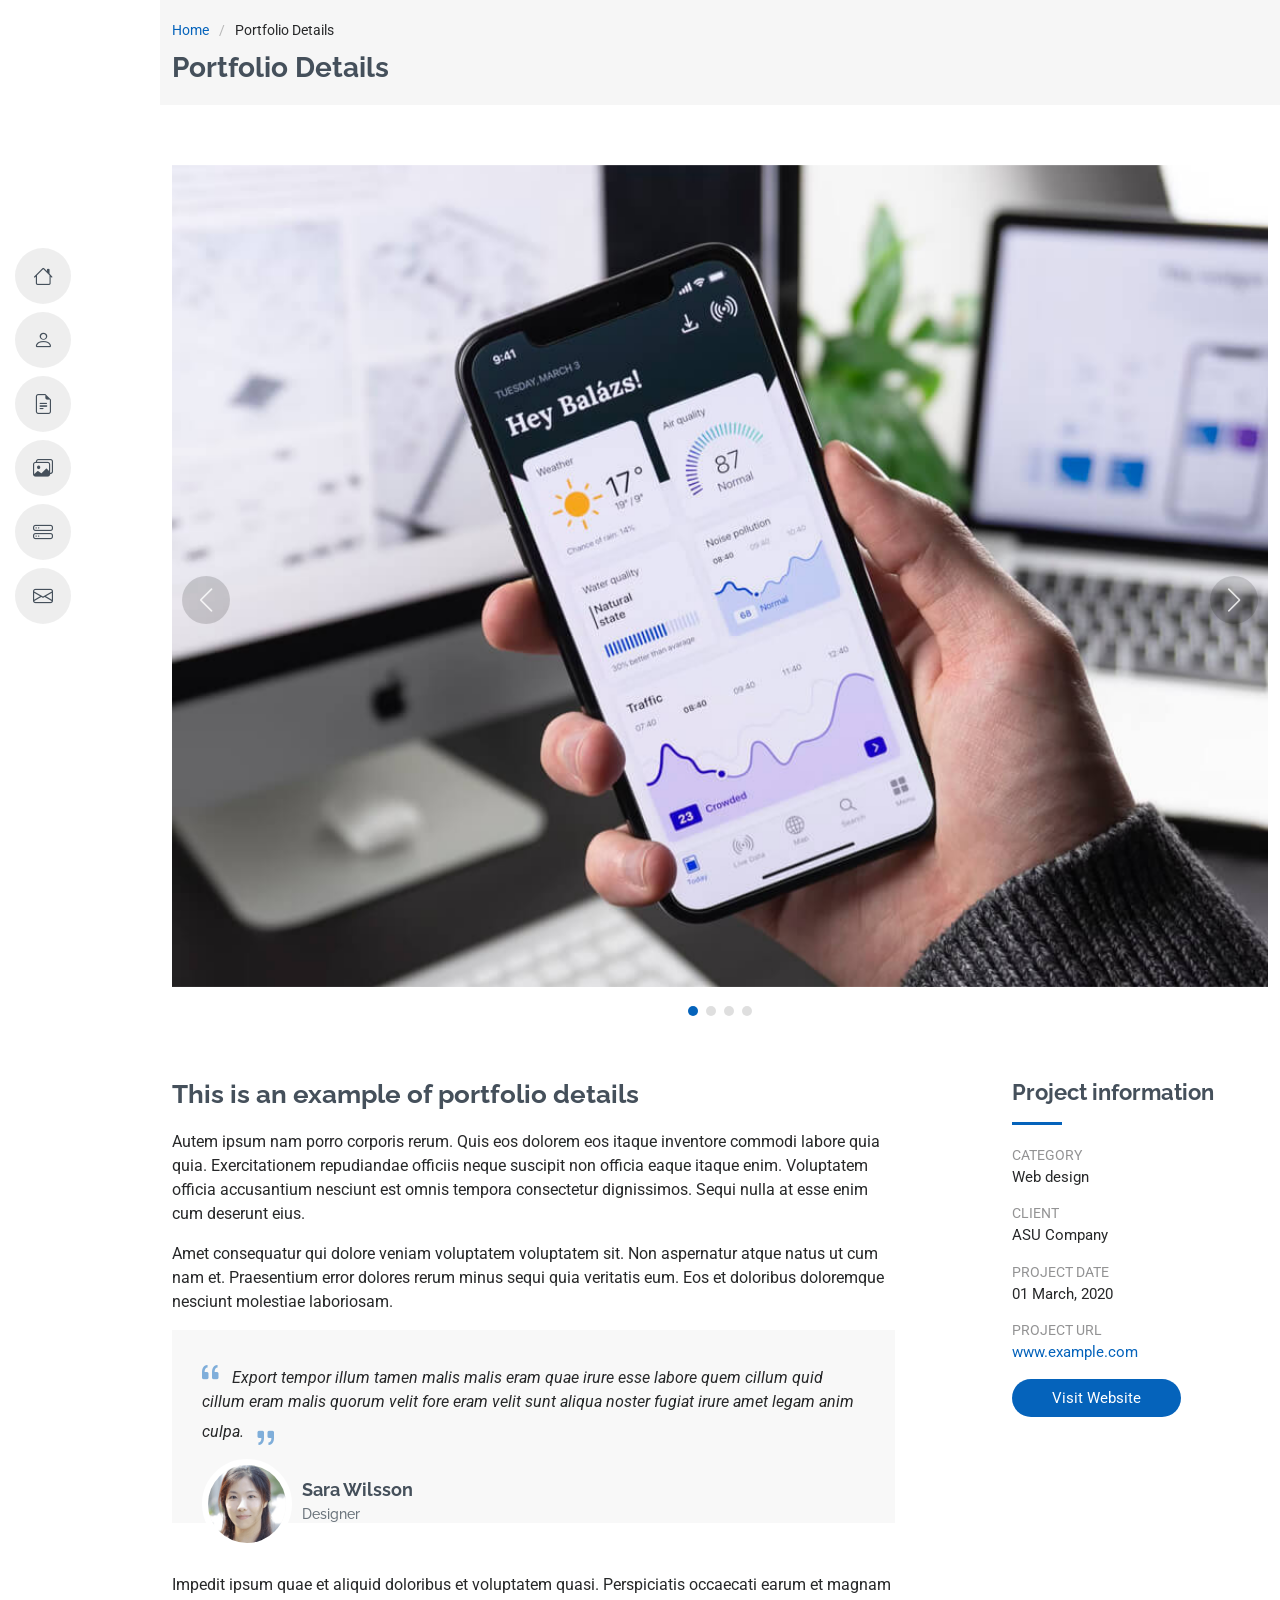
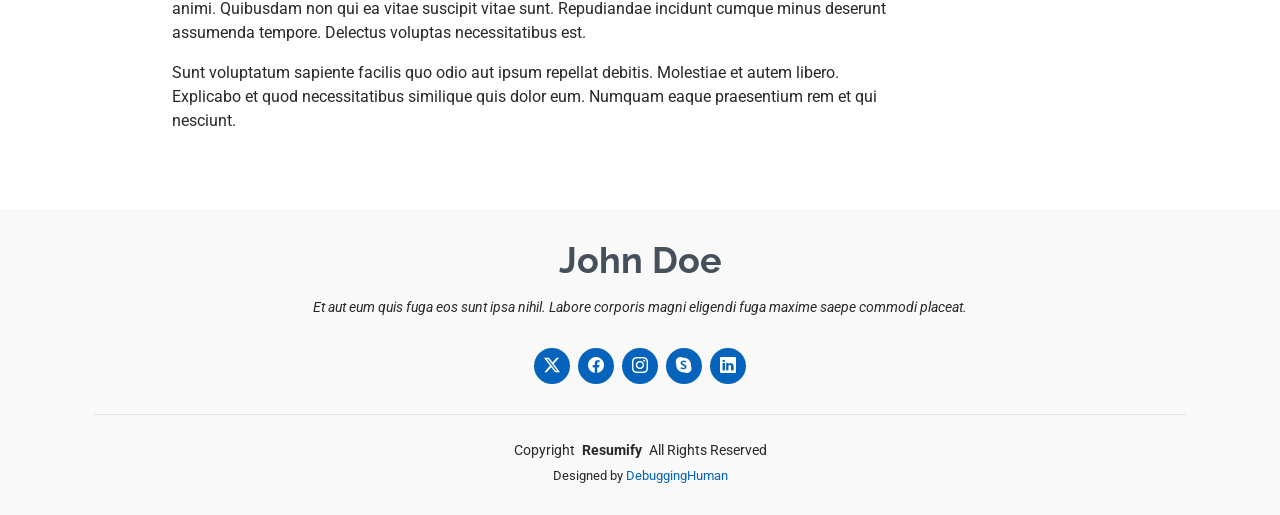
<file: portfolio-details.html>
<!DOCTYPE html>
<html lang="en">

<head>
  <meta charset="utf-8">
  <meta content="width=device-width, initial-scale=1.0" name="viewport">
  <title>Portfolio Details - Resumify</title>
  <meta content="" name="description">
  <meta content="" name="keywords">

  <!-- Favicons -->
  <link href="assets/img/favicon.png" rel="icon">
  <link href="assets/img/apple-touch-icon.png" rel="apple-touch-icon">

  <!-- Fonts -->
  <link href="https://fonts.googleapis.com" rel="preconnect">
  <link href="https://fonts.gstatic.com" rel="preconnect" crossorigin>
  <link href="https://fonts.googleapis.com/css2?family=Roboto:ital,wght@0,100;0,300;0,400;0,500;0,700;0,900;1,100;1,300;1,400;1,500;1,700;1,900&family=Poppins:ital,wght@0,100;0,200;0,300;0,400;0,500;0,600;0,700;0,800;0,900;1,100;1,200;1,300;1,400;1,500;1,600;1,700;1,800;1,900&family=Raleway:ital,wght@0,100;0,200;0,300;0,400;0,500;0,600;0,700;0,800;0,900;1,100;1,200;1,300;1,400;1,500;1,600;1,700;1,800;1,900&display=swap" rel="stylesheet">

  <!-- Vendor CSS Files -->
  <link href="assets/vendor/bootstrap/css/bootstrap.min.css" rel="stylesheet">
  <link href="assets/vendor/bootstrap-icons/bootstrap-icons.css" rel="stylesheet">
  <link href="assets/vendor/aos/aos.css" rel="stylesheet">
  <link href="assets/vendor/glightbox/css/glightbox.min.css" rel="stylesheet">
  <link href="assets/vendor/swiper/swiper-bundle.min.css" rel="stylesheet">

  <!-- Main CSS File -->
  <link href="assets/css/main.css" rel="stylesheet">

</head>

<body class="portfolio-details-page">

  <header id="header" class="header d-flex flex-column justify-content-center">

    <i class="header-toggle d-xl-none bi bi-list"></i>

    <nav id="navmenu" class="navmenu">
      <ul>
        <li><a href="#hero"><i class="bi bi-house navicon"></i><span>Home</span></a></li>
        <li><a href="#about"><i class="bi bi-person navicon"></i><span>About</span></a></li>
        <li><a href="#resume"><i class="bi bi-file-earmark-text navicon"></i><span>Resume</span></a></li>
        <li><a href="#portfolio"><i class="bi bi-images navicon"></i><span>Portfolio</span></a></li>
        <li><a href="#services"><i class="bi bi-hdd-stack navicon"></i><span>Services</span></a></li>
        <li><a href="#contact"><i class="bi bi-envelope navicon"></i><span>Contact</span></a></li>
      </ul>
    </nav>

  </header>

  <main class="main">

    <!-- Page Title -->
    <div class="page-title" data-aos="fade">
      <div class="container">
        <nav class="breadcrumbs">
          <ol>
            <li><a href="index.html">Home</a></li>
            <li class="current">Portfolio Details</li>
          </ol>
        </nav>
        <h1>Portfolio Details</h1>
      </div>
    </div><!-- End Page Title -->

    <!-- Portfolio Details Section -->
    <section id="portfolio-details" class="portfolio-details section">

      <div class="container" data-aos="fade-up">

        <div class="portfolio-details-slider swiper init-swiper">
          <script type="application/json" class="swiper-config">
            {
              "loop": true,
              "speed": 600,
              "autoplay": {
                "delay": 5000
              },
              "slidesPerView": "auto",
              "navigation": {
                "nextEl": ".swiper-button-next",
                "prevEl": ".swiper-button-prev"
              },
              "pagination": {
                "el": ".swiper-pagination",
                "type": "bullets",
                "clickable": true
              }
            }
          </script>
          <div class="swiper-wrapper align-items-center">

            <div class="swiper-slide">
              <img src="assets/img/portfolio/app-1.jpg" alt="">
            </div>

            <div class="swiper-slide">
              <img src="assets/img/portfolio/product-1.jpg" alt="">
            </div>

            <div class="swiper-slide">
              <img src="assets/img/portfolio/branding-1.jpg" alt="">
            </div>

            <div class="swiper-slide">
              <img src="assets/img/portfolio/books-1.jpg" alt="">
            </div>

          </div>
          <div class="swiper-button-prev"></div>
          <div class="swiper-button-next"></div>
          <div class="swiper-pagination"></div>
        </div>

        <div class="row justify-content-between gy-4 mt-4">

          <div class="col-lg-8" data-aos="fade-up">
            <div class="portfolio-description">
              <h2>This is an example of portfolio details</h2>
              <p>
                Autem ipsum nam porro corporis rerum. Quis eos dolorem eos itaque inventore commodi labore quia quia. Exercitationem repudiandae officiis neque suscipit non officia eaque itaque enim. Voluptatem officia accusantium nesciunt est omnis tempora consectetur dignissimos. Sequi nulla at esse enim cum deserunt eius.
              </p>
              <p>
                Amet consequatur qui dolore veniam voluptatem voluptatem sit. Non aspernatur atque natus ut cum nam et. Praesentium error dolores rerum minus sequi quia veritatis eum. Eos et doloribus doloremque nesciunt molestiae laboriosam.
              </p>

              <div class="testimonial-item">
                <p>
                  <i class="bi bi-quote quote-icon-left"></i>
                  <span>Export tempor illum tamen malis malis eram quae irure esse labore quem cillum quid cillum eram malis quorum velit fore eram velit sunt aliqua noster fugiat irure amet legam anim culpa.</span>
                  <i class="bi bi-quote quote-icon-right"></i>
                </p>
                <div>
                  <img src="assets/img/testimonials/testimonials-2.jpg" class="testimonial-img" alt="">
                  <h3>Sara Wilsson</h3>
                  <h4>Designer</h4>
                </div>
              </div>

              <p>
                Impedit ipsum quae et aliquid doloribus et voluptatem quasi. Perspiciatis occaecati earum et magnam animi. Quibusdam non qui ea vitae suscipit vitae sunt. Repudiandae incidunt cumque minus deserunt assumenda tempore. Delectus voluptas necessitatibus est.
              </p>

              <p>
                Sunt voluptatum sapiente facilis quo odio aut ipsum repellat debitis. Molestiae et autem libero. Explicabo et quod necessitatibus similique quis dolor eum. Numquam eaque praesentium rem et qui nesciunt.
              </p>

            </div>
          </div>

          <div class="col-lg-3" data-aos="fade-up" data-aos-delay="100">
            <div class="portfolio-info">
              <h3>Project information</h3>
              <ul>
                <li><strong>Category</strong> Web design</li>
                <li><strong>Client</strong> ASU Company</li>
                <li><strong>Project date</strong> 01 March, 2020</li>
                <li><strong>Project URL</strong> <a href="#">www.example.com</a></li>
                <li><a href="#" class="btn-visit align-self-start">Visit Website</a></li>
              </ul>
            </div>
          </div>

        </div>

      </div>

    </section><!-- /Portfolio Details Section -->

  </main>

  <footer id="footer" class="footer position-relative light-background">
    <div class="container">
      <h3 class="sitename">John Doe</h3>
      <p>Et aut eum quis fuga eos sunt ipsa nihil. Labore corporis magni eligendi fuga maxime saepe commodi placeat.</p>
      <div class="social-links d-flex justify-content-center">
        <a href=""><i class="bi bi-twitter-x"></i></a>
        <a href=""><i class="bi bi-facebook"></i></a>
        <a href=""><i class="bi bi-instagram"></i></a>
        <a href=""><i class="bi bi-skype"></i></a>
        <a href=""><i class="bi bi-linkedin"></i></a>
      </div>
      <div class="container">
        <div class="copyright">
          <span>Copyright</span> <strong class="px-1 sitename">Resumify</strong> <span>All Rights Reserved</span>
        </div>
        <div class="credits">
          Designed by <a href="https://debugginghuman.com/">DebuggingHuman</a>
        </div>
      </div>
    </div>
  </footer>

  <!-- Scroll Top -->
  <a href="#" id="scroll-top" class="scroll-top d-flex align-items-center justify-content-center"><i class="bi bi-arrow-up-short"></i></a>

  <!-- Preloader -->
  <div id="preloader"></div>

  <!-- Vendor JS Files -->
  <script src="assets/vendor/bootstrap/js/bootstrap.bundle.min.js"></script>
  <script src="assets/vendor/php-email-form/validate.js"></script>
  <script src="assets/vendor/aos/aos.js"></script>
  <script src="assets/vendor/typed.js/typed.umd.js"></script>
  <script src="assets/vendor/purecounter/purecounter_vanilla.js"></script>
  <script src="assets/vendor/waypoints/noframework.waypoints.js"></script>
  <script src="assets/vendor/glightbox/js/glightbox.min.js"></script>
  <script src="assets/vendor/imagesloaded/imagesloaded.pkgd.min.js"></script>
  <script src="assets/vendor/isotope-layout/isotope.pkgd.min.js"></script>
  <script src="assets/vendor/swiper/swiper-bundle.min.js"></script>

  <!-- Main JS File -->
  <script src="assets/js/main.js"></script>

</body>

</html>
</file>
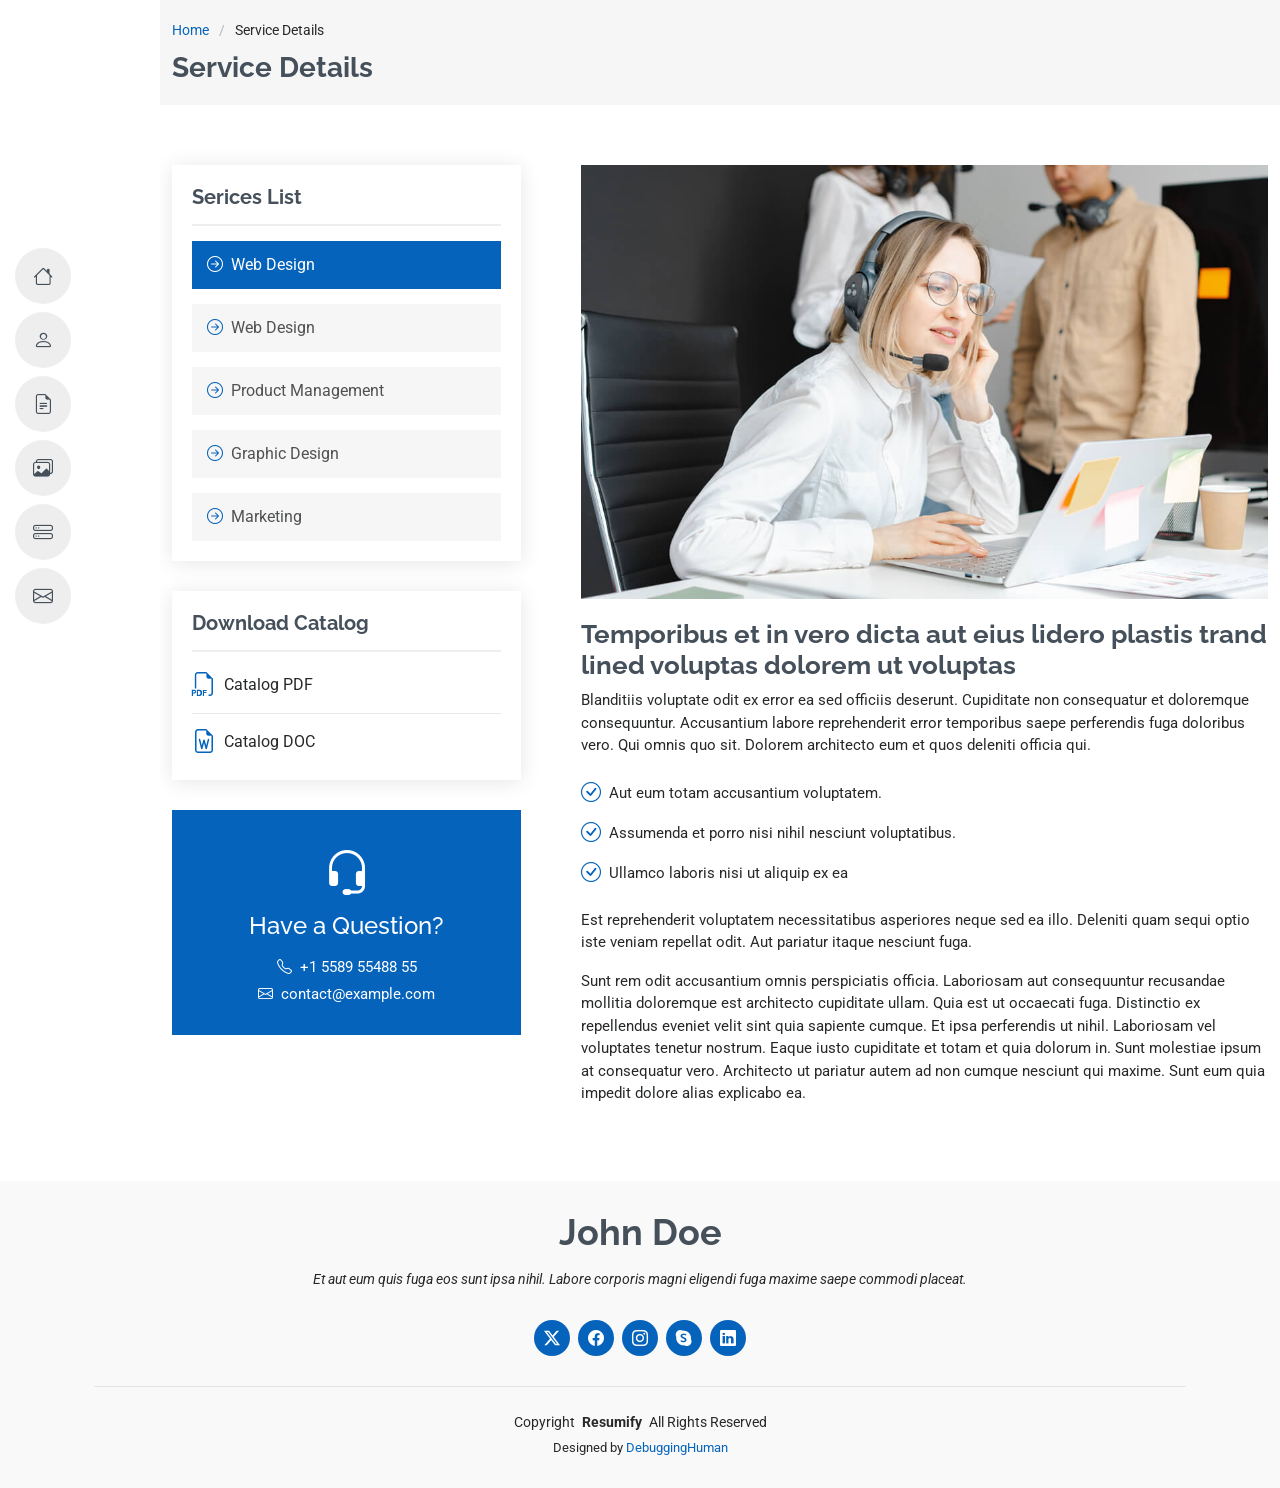
<file: service-details.html>
<!DOCTYPE html>
<html lang="en">

<head>
  <meta charset="utf-8">
  <meta content="width=device-width, initial-scale=1.0" name="viewport">
  <title>Service Details - Resumify</title>
  <meta content="" name="description">
  <meta content="" name="keywords">

  <!-- Favicons -->
  <link href="assets/img/favicon.png" rel="icon">
  <link href="assets/img/apple-touch-icon.png" rel="apple-touch-icon">

  <!-- Fonts -->
  <link href="https://fonts.googleapis.com" rel="preconnect">
  <link href="https://fonts.gstatic.com" rel="preconnect" crossorigin>
  <link href="https://fonts.googleapis.com/css2?family=Roboto:ital,wght@0,100;0,300;0,400;0,500;0,700;0,900;1,100;1,300;1,400;1,500;1,700;1,900&family=Poppins:ital,wght@0,100;0,200;0,300;0,400;0,500;0,600;0,700;0,800;0,900;1,100;1,200;1,300;1,400;1,500;1,600;1,700;1,800;1,900&family=Raleway:ital,wght@0,100;0,200;0,300;0,400;0,500;0,600;0,700;0,800;0,900;1,100;1,200;1,300;1,400;1,500;1,600;1,700;1,800;1,900&display=swap" rel="stylesheet">

  <!-- Vendor CSS Files -->
  <link href="assets/vendor/bootstrap/css/bootstrap.min.css" rel="stylesheet">
  <link href="assets/vendor/bootstrap-icons/bootstrap-icons.css" rel="stylesheet">
  <link href="assets/vendor/aos/aos.css" rel="stylesheet">
  <link href="assets/vendor/glightbox/css/glightbox.min.css" rel="stylesheet">
  <link href="assets/vendor/swiper/swiper-bundle.min.css" rel="stylesheet">

  <!-- Main CSS File -->
  <link href="assets/css/main.css" rel="stylesheet">
</head>

<body class="service-details-page">

  <header id="header" class="header d-flex flex-column justify-content-center">

    <i class="header-toggle d-xl-none bi bi-list"></i>

    <nav id="navmenu" class="navmenu">
      <ul>
        <li><a href="#hero"><i class="bi bi-house navicon"></i><span>Home</span></a></li>
        <li><a href="#about"><i class="bi bi-person navicon"></i><span>About</span></a></li>
        <li><a href="#resume"><i class="bi bi-file-earmark-text navicon"></i><span>Resume</span></a></li>
        <li><a href="#portfolio"><i class="bi bi-images navicon"></i><span>Portfolio</span></a></li>
        <li><a href="#services"><i class="bi bi-hdd-stack navicon"></i><span>Services</span></a></li>
        <li><a href="#contact"><i class="bi bi-envelope navicon"></i><span>Contact</span></a></li>
      </ul>
    </nav>

  </header>

  <main class="main">

    <!-- Page Title -->
    <div class="page-title" data-aos="fade">
      <div class="container">
        <nav class="breadcrumbs">
          <ol>
            <li><a href="index.html">Home</a></li>
            <li class="current">Service Details</li>
          </ol>
        </nav>
        <h1>Service Details</h1>
      </div>
    </div><!-- End Page Title -->

    <!-- Service Details Section -->
    <section id="service-details" class="service-details section">

      <div class="container">

        <div class="row gy-5">

          <div class="col-lg-4" data-aos="fade-up" data-aos-delay="100">

            <div class="service-box">
              <h4>Serices List</h4>
              <div class="services-list">
                <a href="#" class="active"><i class="bi bi-arrow-right-circle"></i><span>Web Design</span></a>
                <a href="#"><i class="bi bi-arrow-right-circle"></i><span>Web Design</span></a>
                <a href="#"><i class="bi bi-arrow-right-circle"></i><span>Product Management</span></a>
                <a href="#"><i class="bi bi-arrow-right-circle"></i><span>Graphic Design</span></a>
                <a href="#"><i class="bi bi-arrow-right-circle"></i><span>Marketing</span></a>
              </div>
            </div><!-- End Services List -->

            <div class="service-box">
              <h4>Download Catalog</h4>
              <div class="download-catalog">
                <a href="#"><i class="bi bi-filetype-pdf"></i><span>Catalog PDF</span></a>
                <a href="#"><i class="bi bi-file-earmark-word"></i><span>Catalog DOC</span></a>
              </div>
            </div><!-- End Services List -->

            <div class="help-box d-flex flex-column justify-content-center align-items-center">
              <i class="bi bi-headset help-icon"></i>
              <h4>Have a Question?</h4>
              <p class="d-flex align-items-center mt-2 mb-0"><i class="bi bi-telephone me-2"></i> <span>+1 5589 55488 55</span></p>
              <p class="d-flex align-items-center mt-1 mb-0"><i class="bi bi-envelope me-2"></i> <a href="mailto:contact@example.com">contact@example.com</a></p>
            </div>

          </div>

          <div class="col-lg-8 ps-lg-5" data-aos="fade-up" data-aos-delay="200">
            <img src="assets/img/services.jpg" alt="" class="img-fluid services-img">
            <h3>Temporibus et in vero dicta aut eius lidero plastis trand lined voluptas dolorem ut voluptas</h3>
            <p>
              Blanditiis voluptate odit ex error ea sed officiis deserunt. Cupiditate non consequatur et doloremque consequuntur. Accusantium labore reprehenderit error temporibus saepe perferendis fuga doloribus vero. Qui omnis quo sit. Dolorem architecto eum et quos deleniti officia qui.
            </p>
            <ul>
              <li><i class="bi bi-check-circle"></i> <span>Aut eum totam accusantium voluptatem.</span></li>
              <li><i class="bi bi-check-circle"></i> <span>Assumenda et porro nisi nihil nesciunt voluptatibus.</span></li>
              <li><i class="bi bi-check-circle"></i> <span>Ullamco laboris nisi ut aliquip ex ea</span></li>
            </ul>
            <p>
              Est reprehenderit voluptatem necessitatibus asperiores neque sed ea illo. Deleniti quam sequi optio iste veniam repellat odit. Aut pariatur itaque nesciunt fuga.
            </p>
            <p>
              Sunt rem odit accusantium omnis perspiciatis officia. Laboriosam aut consequuntur recusandae mollitia doloremque est architecto cupiditate ullam. Quia est ut occaecati fuga. Distinctio ex repellendus eveniet velit sint quia sapiente cumque. Et ipsa perferendis ut nihil. Laboriosam vel voluptates tenetur nostrum. Eaque iusto cupiditate et totam et quia dolorum in. Sunt molestiae ipsum at consequatur vero. Architecto ut pariatur autem ad non cumque nesciunt qui maxime. Sunt eum quia impedit dolore alias explicabo ea.
            </p>
          </div>

        </div>

      </div>

    </section><!-- /Service Details Section -->

  </main>

  <footer id="footer" class="footer position-relative light-background">
    <div class="container">
      <h3 class="sitename">John Doe</h3>
      <p>Et aut eum quis fuga eos sunt ipsa nihil. Labore corporis magni eligendi fuga maxime saepe commodi placeat.</p>
      <div class="social-links d-flex justify-content-center">
        <a href=""><i class="bi bi-twitter-x"></i></a>
        <a href=""><i class="bi bi-facebook"></i></a>
        <a href=""><i class="bi bi-instagram"></i></a>
        <a href=""><i class="bi bi-skype"></i></a>
        <a href=""><i class="bi bi-linkedin"></i></a>
      </div>
      <div class="container">
        <div class="copyright">
          <span>Copyright</span> <strong class="px-1 sitename">Resumify</strong> <span>All Rights Reserved</span>
        </div>
        <div class="credits">
          Designed by <a href="https://debugginghuman.com/">DebuggingHuman</a>
        </div>
      </div>
    </div>
  </footer>

  <!-- Scroll Top -->
  <a href="#" id="scroll-top" class="scroll-top d-flex align-items-center justify-content-center"><i class="bi bi-arrow-up-short"></i></a>

  <!-- Preloader -->
  <div id="preloader"></div>

  <!-- Vendor JS Files -->
  <script src="assets/vendor/bootstrap/js/bootstrap.bundle.min.js"></script>
  <script src="assets/vendor/php-email-form/validate.js"></script>
  <script src="assets/vendor/aos/aos.js"></script>
  <script src="assets/vendor/typed.js/typed.umd.js"></script>
  <script src="assets/vendor/purecounter/purecounter_vanilla.js"></script>
  <script src="assets/vendor/waypoints/noframework.waypoints.js"></script>
  <script src="assets/vendor/glightbox/js/glightbox.min.js"></script>
  <script src="assets/vendor/imagesloaded/imagesloaded.pkgd.min.js"></script>
  <script src="assets/vendor/isotope-layout/isotope.pkgd.min.js"></script>
  <script src="assets/vendor/swiper/swiper-bundle.min.js"></script>

  <!-- Main JS File -->
  <script src="assets/js/main.js"></script>

</body>

</html>
</file>
<file: assets/css/main.css>
/* Fonts */
:root {
  --default-font: "Roboto",  system-ui, -apple-system, "Segoe UI", Roboto, "Helvetica Neue", Arial, "Noto Sans", "Liberation Sans", sans-serif, "Apple Color Emoji", "Segoe UI Emoji", "Segoe UI Symbol", "Noto Color Emoji";
  --heading-font: "Raleway",  sans-serif;
  --nav-font: "Poppins",  sans-serif;
}

/* Global Colors - The following color variables are used throughout the website. Updating them here will change the color scheme of the entire website */
:root { 
  --background-color: #ffffff; /* Background color for the entire website, including individual sections */
  --default-color: #272829; /* Default color used for the majority of the text content across the entire website */
  --heading-color: #45505b; /* Color for headings, subheadings and title throughout the website */
  --accent-color: #0563bb; /* Accent color that represents your brand on the website. It's used for buttons, links, and other elements that need to stand out */
  --surface-color: #ffffff; /* The surface color is used as a background of boxed elements within sections, such as cards, icon boxes, or other elements that require a visual separation from the global background. */
  --contrast-color: #ffffff; /* Contrast color for text, ensuring readability against backgrounds of accent, heading, or default colors. */
}

/* Nav Menu Colors - The following color variables are used specifically for the navigation menu. They are separate from the global colors to allow for more customization options */
:root {
  --nav-color: #45505b;  /* The default color of the main navmenu links */
  --nav-hover-color: #0563bb; /* Applied to main navmenu links when they are hovered over or active */
  --nav-mobile-background-color: #ffffff; /* Used as the background color for mobile navigation menu */
  --nav-dropdown-background-color: #ffffff; /* Used as the background color for dropdown items that appear when hovering over primary navigation items */
  --nav-dropdown-color: #212529; /* Used for navigation links of the dropdown items in the navigation menu. */
  --nav-dropdown-hover-color: #0563bb; /* Similar to --nav-hover-color, this color is applied to dropdown navigation links when they are hovered over. */
}

/* Color Presets - These classes override global colors when applied to any section or element, providing reuse of the sam color scheme. */

.light-background {
  --background-color: #f9f9f9;
  --surface-color: #ffffff;
}

.dark-background {
  --background-color: #060606;
  --default-color: #ffffff;
  --heading-color: #ffffff;
  --surface-color: #252525;
  --contrast-color: #ffffff;
}

/* Smooth scroll */
:root {
  scroll-behavior: smooth;
}

/*--------------------------------------------------------------
# General Styling & Shared Classes
--------------------------------------------------------------*/
body {
  color: var(--default-color);
  background-color: var(--background-color);
  font-family: var(--default-font);
}

a {
  color: var(--accent-color);
  text-decoration: none;
  transition: 0.3s;
}

a:hover {
  color: color-mix(in srgb, var(--accent-color), transparent 25%);
  text-decoration: none;
}

h1,
h2,
h3,
h4,
h5,
h6 {
  color: var(--heading-color);
  font-family: var(--heading-font);
}

/* PHP Email Form Messages
------------------------------*/
.php-email-form .error-message {
  display: none;
  background: #df1529;
  color: #ffffff;
  text-align: left;
  padding: 15px;
  margin-bottom: 24px;
  font-weight: 600;
}

.php-email-form .sent-message {
  display: none;
  color: #ffffff;
  background: #059652;
  text-align: center;
  padding: 15px;
  margin-bottom: 24px;
  font-weight: 600;
}

.php-email-form .loading {
  display: none;
  background: var(--surface-color);
  text-align: center;
  padding: 15px;
  margin-bottom: 24px;
}

.php-email-form .loading:before {
  content: "";
  display: inline-block;
  border-radius: 50%;
  width: 24px;
  height: 24px;
  margin: 0 10px -6px 0;
  border: 3px solid var(--accent-color);
  border-top-color: var(--surface-color);
  animation: php-email-form-loading 1s linear infinite;
}

@keyframes php-email-form-loading {
  0% {
    transform: rotate(0deg);
  }

  100% {
    transform: rotate(360deg);
  }
}

/*--------------------------------------------------------------
# Global Header
--------------------------------------------------------------*/
.header {
  color: var(--default-color);
  position: fixed;
  top: 0;
  left: 0;
  bottom: 0;
  padding: 0 15px;
  transition: all ease-in-out 0.3s;
  overflow-y: auto;
  z-index: 997;
  min-width: 200px;
}

@media (max-width: 1199px) {
  .header {
    background-color: var(--background-color);
    border-right: 1px solid color-mix(in srgb, var(--default-color), transparent 90%);
    width: 300px;
    left: -100%;
  }
}

@media (min-width: 1200px) and (max-width: 1600px) {
  .header~main {
    margin-left: 160px;
  }

  .header~main .hero {
    margin-left: -160px;
    width: 100vw;
  }
}

.header.header-show {
  left: 0;
}

.header .header-toggle {
  color: var(--contrast-color);
  background-color: var(--accent-color);
  font-size: 22px;
  display: flex;
  align-items: center;
  justify-content: center;
  width: 40px;
  height: 40px;
  border-radius: 50%;
  cursor: pointer;
  position: fixed;
  top: 15px;
  right: 15px;
  z-index: 9999;
  transition: background-color 0.3s;
}

.header .header-toggle:hover {
  color: var(--contrast-color);
  background-color: color-mix(in srgb, var(--accent-color) 90%, white 15%);
}

/*--------------------------------------------------------------
# Navigation Menu
--------------------------------------------------------------*/
.navmenu {
  padding: 0;
  z-index: 9997;
}

.navmenu ul {
  list-style: none;
  padding: 0 0 20px 0;
  margin: 0;
  width: 140px;
}

.navmenu a,
.navmenu a:focus {
  color: var(--nav-color);
  font-family: var(--nav-font);
  display: flex;
  align-items: center;
  padding: 10px 18px;
  margin-bottom: 8px;
  font-size: 15px;
  border-radius: 50px;
  background: color-mix(in srgb, var(--default-color), transparent 92%);
  height: 56px;
  width: 100%;
  overflow: hidden;
  transition: 0.3s;
}

.navmenu a i,
.navmenu a:focus i {
  font-size: 20px;
}

.navmenu a span,
.navmenu a:focus span {
  padding: 0 5px 0 7px;
}

@media (min-width: 992px) {

  .navmenu a,
  .navmenu a:focus {
    max-width: 56px;
  }

  .navmenu a span,
  .navmenu a:focus span {
    display: none;
  }
}

.navmenu a:hover,
.navmenu .active,
.navmenu .active:focus,
.navmenu li:hover>a {
  color: var(--contrast-color);
  background: var(--nav-hover-color);
}

.navmenu a:hover,
.navmenu li:hover>a {
  max-width: 100%;
  color: var(--contrast-color);
}

.navmenu a:hover span,
.navmenu li:hover>a span {
  display: block;
}

/*--------------------------------------------------------------
# Global Footer
--------------------------------------------------------------*/
.footer {
  color: var(--default-color);
  background-color: var(--background-color);
  font-size: 14px;
  text-align: center;
  padding: 30px 0;
  position: relative;
}

.footer h3 {
  font-size: 36px;
  font-weight: 700;
  position: relative;
  padding: 0;
  margin: 0 0 15px 0;
}

.footer p {
  font-size: 15;
  font-style: italic;
  padding: 0;
  margin: 0 0 30px 0;
}

.footer .social-links {
  margin: 0 0 30px 0;
}

.footer .social-links a {
  font-size: 16px;
  display: flex;
  align-items: center;
  justify-content: center;
  background: var(--accent-color);
  color: var(--contrast-color);
  line-height: 1;
  margin: 0 4px;
  border-radius: 50%;
  text-align: center;
  width: 36px;
  height: 36px;
  transition: 0.3s;
}

.footer .social-links a:hover {
  background: color-mix(in srgb, var(--accent-color), transparent 20%);
  text-decoration: none;
}

.footer .copyright {
  padding-top: 25px;
  border-top: 1px solid color-mix(in srgb, var(--default-color), transparent 90%);
}

.footer .credits {
  font-size: 13px;
  padding-top: 5px;
}

/*--------------------------------------------------------------
# Preloader
--------------------------------------------------------------*/
#preloader {
  position: fixed;
  inset: 0;
  z-index: 999999;
  overflow: hidden;
  background: var(--background-color);
  transition: all 0.6s ease-out;
}

#preloader:before {
  content: "";
  position: fixed;
  top: calc(50% - 30px);
  left: calc(50% - 30px);
  border: 6px solid #ffffff;
  border-color: var(--accent-color) transparent var(--accent-color) transparent;
  border-radius: 50%;
  width: 60px;
  height: 60px;
  animation: animate-preloader 1.5s linear infinite;
}

@keyframes animate-preloader {
  0% {
    transform: rotate(0deg);
  }

  100% {
    transform: rotate(360deg);
  }
}

/*--------------------------------------------------------------
# Scroll Top Button
--------------------------------------------------------------*/
.scroll-top {
  position: fixed;
  visibility: hidden;
  opacity: 0;
  right: 15px;
  bottom: -15px;
  z-index: 99999;
  background-color: var(--accent-color);
  width: 44px;
  height: 44px;
  border-radius: 50px;
  transition: all 0.4s;
}

.scroll-top i {
  font-size: 24px;
  color: var(--contrast-color);
  line-height: 0;
}

.scroll-top:hover {
  background-color: color-mix(in srgb, var(--accent-color), transparent 20%);
  color: var(--contrast-color);
}

.scroll-top.active {
  visibility: visible;
  opacity: 1;
  bottom: 15px;
}

/*--------------------------------------------------------------
# Disable aos animation delay on mobile devices
--------------------------------------------------------------*/
@media screen and (max-width: 768px) {
  [data-aos-delay] {
    transition-delay: 0 !important;
  }
}

/*--------------------------------------------------------------
# Global Page Titles & Breadcrumbs
--------------------------------------------------------------*/
.page-title {
  --background-color: color-mix(in srgb, var(--default-color), transparent 96%);
  color: var(--default-color);
  background-color: var(--background-color);
  padding: 20px 0;
  position: relative;
}

.page-title h1 {
  font-size: 28px;
  font-weight: 700;
  margin: 0;
}

.page-title .breadcrumbs ol {
  display: flex;
  flex-wrap: wrap;
  list-style: none;
  padding: 0 0 10px 0;
  margin: 0;
  font-size: 14px;
  font-weight: 400;
}

.page-title .breadcrumbs ol li+li {
  padding-left: 10px;
}

.page-title .breadcrumbs ol li+li::before {
  content: "/";
  display: inline-block;
  padding-right: 10px;
  color: color-mix(in srgb, var(--default-color), transparent 70%);
}

/*--------------------------------------------------------------
# Global Sections
--------------------------------------------------------------*/
section,
.section {
  color: var(--default-color);
  background-color: var(--background-color);
  padding: 60px 0;
  overflow: clip;
}

/*--------------------------------------------------------------
# Global Section Titles
--------------------------------------------------------------*/
.section-title {
  text-align: center;
  padding-bottom: 60px;
  position: relative;
}

.section-title h2 {
  font-size: 32px;
  font-weight: 700;
  margin-bottom: 20px;
  padding-bottom: 20px;
  position: relative;
}

.section-title h2:before {
  content: "";
  position: absolute;
  display: block;
  width: 160px;
  height: 1px;
  background: color-mix(in srgb, var(--default-color), transparent 60%);
  left: 0;
  right: 0;
  bottom: 1px;
  margin: auto;
}

.section-title h2::after {
  content: "";
  position: absolute;
  display: block;
  width: 60px;
  height: 3px;
  background: var(--accent-color);
  left: 0;
  right: 0;
  bottom: 0;
  margin: auto;
}

.section-title p {
  margin-bottom: 0;
}

/*--------------------------------------------------------------
# Hero Section
--------------------------------------------------------------*/
.hero {
  width: 100%;
  min-height: 100vh;
  position: relative;
  padding: 80px 0;
  display: flex;
  align-items: center;
  justify-content: center;
}

.hero img {
  position: absolute;
  inset: 0;
  display: block;
  width: 100%;
  height: 100%;
  object-fit: cover;
  z-index: 1;
}

.hero:before {
  content: "";
  background: color-mix(in srgb, var(--background-color), transparent 30%);
  position: absolute;
  inset: 0;
  z-index: 2;
}

.hero .container {
  position: relative;
  z-index: 3;
}

.hero h2 {
  margin: 0;
  font-size: 64px;
  font-weight: 700;
}

.hero p {
  margin: 5px 0 0 0;
  font-size: 26px;
}

.hero p span {
  letter-spacing: 1px;
  border-bottom: 2px solid var(--accent-color);
}

.hero .social-links {
  margin-top: 25px;
}

.hero .social-links a {
  font-size: 20px;
  display: inline-block;
  color: color-mix(in srgb, var(--default-color), transparent 30%);
  line-height: 1;
  margin-right: 20px;
  transition: 0.3s;
}

.hero .social-links a:hover {
  color: var(--accent-color);
}

@media (max-width: 768px) {
  .hero h2 {
    font-size: 32px;
  }

  .hero p {
    font-size: 20px;
  }
}

/*--------------------------------------------------------------
# About Section
--------------------------------------------------------------*/
.about .content h2 {
  font-weight: 700;
  font-size: 24px;
}

.about .content ul {
  list-style: none;
  padding: 0;
}

.about .content ul li {
  margin-bottom: 20px;
  display: flex;
  align-items: center;
}

.about .content ul strong {
  margin-right: 10px;
}

.about .content ul i {
  font-size: 16px;
  margin-right: 5px;
  color: var(--accent-color);
  line-height: 0;
}

/*--------------------------------------------------------------
# Stats Section
--------------------------------------------------------------*/
.stats i {
  background-color: var(--accent-color);
  color: var(--contrast-color);
  width: 54px;
  height: 54px;
  font-size: 24px;
  border-radius: 50px;
  display: inline-flex;
  align-items: center;
  justify-content: center;
  position: relative;
  z-index: 1;
}

.stats .stats-item {
  margin-top: 10px;
  width: 100%;
  position: relative;
  text-align: center;
  z-index: 0;
}

.stats .stats-item span {
  font-size: 36px;
  display: block;
  font-weight: 700;
  color: color-mix(in srgb, var(--default-color), transparent 20%);
}

.stats .stats-item p {
  padding: 0;
  margin: 0;
  color: color-mix(in srgb, var(--default-color), transparent 50%);
  font-size: 16px;
}

/*--------------------------------------------------------------
# Skills Section
--------------------------------------------------------------*/
.skills .progress {
  height: 60px;
  display: block;
  background: none;
  border-radius: 0;
}

.skills .progress .skill {
  color: var(--heading-color);
  padding: 0;
  margin: 0 0 6px 0;
  text-transform: uppercase;
  display: block;
  font-weight: 600;
  font-family: var(--heading-font);
}

.skills .progress .skill .val {
  float: right;
  font-style: normal;
}

.skills .progress-bar-wrap {
  background: color-mix(in srgb, var(--default-color), transparent 90%);
  height: 10px;
}

.skills .progress-bar {
  width: 1px;
  height: 10px;
  transition: 0.9s;
  background-color: var(--accent-color);
}

/*--------------------------------------------------------------
# Resume Section
--------------------------------------------------------------*/
.resume .resume-title {
  color: var(--heading-color);
  font-size: 26px;
  font-weight: 700;
  margin-top: 20px;
  margin-bottom: 20px;
}

.resume .resume-item {
  padding: 0 0 20px 20px;
  margin-top: -2px;
  border-left: 2px solid var(--accent-color);
  position: relative;
}

.resume .resume-item h4 {
  line-height: 18px;
  font-size: 18px;
  font-weight: 600;
  text-transform: uppercase;
  color: color-mix(in srgb, var(--default-color), transparent 20%);
  margin-bottom: 10px;
}

.resume .resume-item h5 {
  font-size: 16px;
  padding: 5px 15px;
  display: inline-block;
  font-weight: 600;
  margin-bottom: 10px;
}

.resume .resume-item ul {
  padding-left: 20px;
}

.resume .resume-item ul li {
  padding-bottom: 10px;
}

.resume .resume-item:last-child {
  padding-bottom: 0;
}

.resume .resume-item::before {
  content: "";
  position: absolute;
  width: 16px;
  height: 16px;
  border-radius: 50px;
  left: -9px;
  top: 0;
  background: var(--background-color);
  border: 2px solid var(--accent-color);
}

/*--------------------------------------------------------------
# Portfolio Section
--------------------------------------------------------------*/
.portfolio .portfolio-filters {
  padding: 0;
  margin: 0 auto 20px auto;
  list-style: none;
  text-align: center;
}

.portfolio .portfolio-filters li {
  cursor: pointer;
  display: inline-block;
  padding: 8px 20px 10px 20px;
  margin: 0;
  font-size: 15px;
  font-weight: 500;
  line-height: 1;
  margin-bottom: 5px;
  border-radius: 50px;
  transition: all 0.3s ease-in-out;
  font-family: var(--heading-font);
}

.portfolio .portfolio-filters li:hover,
.portfolio .portfolio-filters li.filter-active {
  color: var(--contrast-color);
  background-color: var(--accent-color);
}

.portfolio .portfolio-filters li:first-child {
  margin-left: 0;
}

.portfolio .portfolio-filters li:last-child {
  margin-right: 0;
}

@media (max-width: 575px) {
  .portfolio .portfolio-filters li {
    font-size: 14px;
    margin: 0 0 10px 0;
  }
}

.portfolio .portfolio-item {
  position: relative;
  overflow: hidden;
}

.portfolio .portfolio-item .portfolio-info {
  opacity: 0;
  position: absolute;
  left: 12px;
  right: 12px;
  bottom: -100%;
  z-index: 3;
  transition: all ease-in-out 0.5s;
  background: color-mix(in srgb, var(--background-color), transparent 10%);
  padding: 15px;
}

.portfolio .portfolio-item .portfolio-info h4 {
  font-size: 18px;
  font-weight: 600;
  padding-right: 50px;
}

.portfolio .portfolio-item .portfolio-info p {
  color: color-mix(in srgb, var(--default-color), transparent 30%);
  font-size: 14px;
  margin-bottom: 0;
  padding-right: 50px;
}

.portfolio .portfolio-item .portfolio-info .preview-link,
.portfolio .portfolio-item .portfolio-info .details-link {
  position: absolute;
  right: 50px;
  font-size: 24px;
  top: calc(50% - 14px);
  color: color-mix(in srgb, var(--default-color), transparent 30%);
  transition: 0.3s;
  line-height: 0;
}

.portfolio .portfolio-item .portfolio-info .preview-link:hover,
.portfolio .portfolio-item .portfolio-info .details-link:hover {
  color: var(--accent-color);
}

.portfolio .portfolio-item .portfolio-info .details-link {
  right: 14px;
  font-size: 28px;
}

.portfolio .portfolio-item:hover .portfolio-info {
  opacity: 1;
  bottom: 0;
}

/*--------------------------------------------------------------
# Services Section
--------------------------------------------------------------*/
.services .service-item {
  background-color: var(--surface-color);
  box-shadow: 0px 5px 90px 0px rgba(0, 0, 0, 0.1);
  height: 100%;
  padding: 60px 30px;
  text-align: center;
  transition: 0.3s;
  border-radius: 5px;
}

.services .service-item .icon {
  margin: 0 auto;
  width: 100px;
  height: 100px;
  display: flex;
  align-items: center;
  justify-content: center;
  transition: ease-in-out 0.3s;
  position: relative;
}

.services .service-item .icon i {
  font-size: 36px;
  transition: 0.5s;
  position: relative;
}

.services .service-item .icon svg {
  position: absolute;
  top: 0;
  left: 0;
}

.services .service-item .icon svg path {
  transition: 0.5s;
  fill: color-mix(in srgb, var(--default-color), transparent 95%);
}

.services .service-item h3 {
  font-weight: 700;
  margin: 10px 0 15px 0;
  font-size: 22px;
}

.services .service-item p {
  line-height: 24px;
  font-size: 14px;
  margin-bottom: 0;
}

.services .service-item:hover {
  box-shadow: 0px 5px 35px 0px rgba(0, 0, 0, 0.1);
}

.services .service-item.item-cyan i {
  color: #0dcaf0;
}

.services .service-item.item-cyan:hover .icon i {
  color: #fff;
}

.services .service-item.item-cyan:hover .icon path {
  fill: #0dcaf0;
}

.services .service-item.item-orange i {
  color: #fd7e14;
}

.services .service-item.item-orange:hover .icon i {
  color: #fff;
}

.services .service-item.item-orange:hover .icon path {
  fill: #fd7e14;
}

.services .service-item.item-teal i {
  color: #20c997;
}

.services .service-item.item-teal:hover .icon i {
  color: #fff;
}

.services .service-item.item-teal:hover .icon path {
  fill: #20c997;
}

.services .service-item.item-red i {
  color: #df1529;
}

.services .service-item.item-red:hover .icon i {
  color: #fff;
}

.services .service-item.item-red:hover .icon path {
  fill: #df1529;
}

.services .service-item.item-indigo i {
  color: #6610f2;
}

.services .service-item.item-indigo:hover .icon i {
  color: #fff;
}

.services .service-item.item-indigo:hover .icon path {
  fill: #6610f2;
}

.services .service-item.item-pink i {
  color: #f3268c;
}

.services .service-item.item-pink:hover .icon i {
  color: #fff;
}

.services .service-item.item-pink:hover .icon path {
  fill: #f3268c;
}

/*--------------------------------------------------------------
# Testimonials Section
--------------------------------------------------------------*/
.testimonials .testimonials-carousel,
.testimonials .testimonials-slider {
  overflow: hidden;
}

.testimonials .testimonial-item .testimonial-content {
  border-left: 3px solid var(--accent-color);
  padding-left: 30px;
}

.testimonials .testimonial-item .testimonial-img {
  border-radius: 50%;
  border: 4px solid var(--background-color);
  margin: 0 auto;
}

.testimonials .testimonial-item h3 {
  font-size: 20px;
  font-weight: bold;
  margin: 10px 0 5px 0;
}

.testimonials .testimonial-item h4 {
  font-size: 14px;
  color: color-mix(in srgb, var(--default-color), transparent 40%);
  margin: 0 0 10px 0;
}

.testimonials .testimonial-item .stars i {
  color: #ffc107;
  margin: 0 1px;
}

.testimonials .testimonial-item .quote-icon-left,
.testimonials .testimonial-item .quote-icon-right {
  color: color-mix(in srgb, var(--accent-color), transparent 50%);
  font-size: 26px;
  line-height: 0;
}

.testimonials .testimonial-item .quote-icon-left {
  display: inline-block;
  left: -5px;
  position: relative;
}

.testimonials .testimonial-item .quote-icon-right {
  display: inline-block;
  right: -5px;
  position: relative;
  top: 10px;
  transform: scale(-1, -1);
}

.testimonials .testimonial-item p {
  font-style: italic;
}

.testimonials .swiper-wrapper {
  height: auto;
}

.testimonials .swiper-pagination {
  margin-top: 30px;
  position: relative;
}

.testimonials .swiper-pagination .swiper-pagination-bullet {
  width: 12px;
  height: 12px;
  background-color: color-mix(in srgb, var(--default-color), transparent 85%);
  opacity: 1;
}

.testimonials .swiper-pagination .swiper-pagination-bullet-active {
  background-color: var(--accent-color);
}

/*--------------------------------------------------------------
# Contact Section
--------------------------------------------------------------*/
.contact .info-item+.info-item {
  margin-top: 40px;
}

.contact .info-item i {
  color: var(--accent-color);
  background: color-mix(in srgb, var(--accent-color), transparent 92%);
  font-size: 20px;
  width: 44px;
  height: 44px;
  display: flex;
  justify-content: center;
  align-items: center;
  border-radius: 50px;
  transition: all 0.3s ease-in-out;
  margin-right: 15px;
}

.contact .info-item h3 {
  padding: 0;
  font-size: 18px;
  font-weight: 700;
  margin-bottom: 5px;
}

.contact .info-item p {
  padding: 0;
  margin-bottom: 0;
  font-size: 14px;
}

.contact .info-item:hover i {
  background: var(--accent-color);
  color: var(--contrast-color);
}

.contact .php-email-form {
  height: 100%;
}

.contact .php-email-form input[type=text],
.contact .php-email-form input[type=email],
.contact .php-email-form textarea {
  font-size: 14px;
  padding: 10px 15px;
  box-shadow: none;
  border-radius: 0;
  color: var(--default-color);
  background-color: color-mix(in srgb, var(--background-color), transparent 50%);
  border-color: color-mix(in srgb, var(--default-color), transparent 80%);
}

.contact .php-email-form input[type=text]:focus,
.contact .php-email-form input[type=email]:focus,
.contact .php-email-form textarea:focus {
  border-color: var(--accent-color);
}

.contact .php-email-form input[type=text]::placeholder,
.contact .php-email-form input[type=email]::placeholder,
.contact .php-email-form textarea::placeholder {
  color: color-mix(in srgb, var(--default-color), transparent 70%);
}

.contact .php-email-form button[type=submit] {
  color: var(--contrast-color);
  background: var(--accent-color);
  border: 0;
  padding: 10px 30px;
  transition: 0.4s;
  border-radius: 50px;
}

.contact .php-email-form button[type=submit]:hover {
  background: color-mix(in srgb, var(--accent-color), transparent 25%);
}

/*--------------------------------------------------------------
# Portfolio Details Section
--------------------------------------------------------------*/
.portfolio-details .portfolio-details-slider img {
  width: 100%;
}

.portfolio-details .swiper-wrapper {
  height: auto;
}

.portfolio-details .swiper-button-prev,
.portfolio-details .swiper-button-next {
  width: 48px;
  height: 48px;
}

.portfolio-details .swiper-button-prev:after,
.portfolio-details .swiper-button-next:after {
  color: rgba(255, 255, 255, 0.8);
  background-color: rgba(0, 0, 0, 0.15);
  font-size: 24px;
  border-radius: 50%;
  width: 48px;
  height: 48px;
  display: flex;
  align-items: center;
  justify-content: center;
  transition: 0.3s;
}

.portfolio-details .swiper-button-prev:hover:after,
.portfolio-details .swiper-button-next:hover:after {
  background-color: rgba(0, 0, 0, 0.3);
}

@media (max-width: 575px) {

  .portfolio-details .swiper-button-prev,
  .portfolio-details .swiper-button-next {
    display: none;
  }
}

.portfolio-details .swiper-pagination {
  margin-top: 20px;
  position: relative;
}

.portfolio-details .swiper-pagination .swiper-pagination-bullet {
  width: 10px;
  height: 10px;
  background-color: color-mix(in srgb, var(--default-color), transparent 85%);
  opacity: 1;
}

.portfolio-details .swiper-pagination .swiper-pagination-bullet-active {
  background-color: var(--accent-color);
}

.portfolio-details .portfolio-info h3 {
  font-size: 22px;
  font-weight: 700;
  margin-bottom: 20px;
  padding-bottom: 20px;
  position: relative;
}

.portfolio-details .portfolio-info h3:after {
  content: "";
  position: absolute;
  display: block;
  width: 50px;
  height: 3px;
  background: var(--accent-color);
  left: 0;
  bottom: 0;
}

.portfolio-details .portfolio-info ul {
  list-style: none;
  padding: 0;
  font-size: 15px;
}

.portfolio-details .portfolio-info ul li {
  display: flex;
  flex-direction: column;
  padding-bottom: 15px;
}

.portfolio-details .portfolio-info ul strong {
  text-transform: uppercase;
  font-weight: 400;
  color: color-mix(in srgb, var(--default-color), transparent 50%);
  font-size: 14px;
}

.portfolio-details .portfolio-info .btn-visit {
  padding: 8px 40px;
  background: var(--accent-color);
  color: var(--contrast-color);
  border-radius: 50px;
  transition: 0.3s;
}

.portfolio-details .portfolio-info .btn-visit:hover {
  background: color-mix(in srgb, var(--accent-color), transparent 20%);
}

.portfolio-details .portfolio-description h2 {
  font-size: 26px;
  font-weight: 700;
  margin-bottom: 20px;
}

.portfolio-details .portfolio-description p {
  padding: 0;
}

.portfolio-details .portfolio-description .testimonial-item {
  padding: 30px 30px 0 30px;
  position: relative;
  background: color-mix(in srgb, var(--default-color), transparent 97%);
  margin-bottom: 50px;
}

.portfolio-details .portfolio-description .testimonial-item .testimonial-img {
  width: 90px;
  border-radius: 50px;
  border: 6px solid var(--background-color);
  float: left;
  margin: 0 10px 0 0;
}

.portfolio-details .portfolio-description .testimonial-item h3 {
  font-size: 18px;
  font-weight: bold;
  margin: 15px 0 5px 0;
  padding-top: 20px;
}

.portfolio-details .portfolio-description .testimonial-item h4 {
  font-size: 14px;
  color: #6c757d;
  margin: 0;
}

.portfolio-details .portfolio-description .testimonial-item .quote-icon-left,
.portfolio-details .portfolio-description .testimonial-item .quote-icon-right {
  color: color-mix(in srgb, var(--accent-color), transparent 50%);
  font-size: 26px;
  line-height: 0;
}

.portfolio-details .portfolio-description .testimonial-item .quote-icon-left {
  display: inline-block;
  left: -5px;
  position: relative;
}

.portfolio-details .portfolio-description .testimonial-item .quote-icon-right {
  display: inline-block;
  right: -5px;
  position: relative;
  top: 10px;
  transform: scale(-1, -1);
}

.portfolio-details .portfolio-description .testimonial-item p {
  font-style: italic;
  margin: 0 0 15px 0 0 0;
  padding: 0;
}

/*--------------------------------------------------------------
# Service Details Section
--------------------------------------------------------------*/
.service-details .service-box {
  padding: 20px;
  box-shadow: 0px 2px 20px rgba(0, 0, 0, 0.1);
}

.service-details .service-box+.service-box {
  margin-top: 30px;
}

.service-details .service-box h4 {
  font-size: 20px;
  font-weight: 700;
  border-bottom: 2px solid color-mix(in srgb, var(--default-color), transparent 92%);
  padding-bottom: 15px;
  margin-bottom: 15px;
}

.service-details .services-list a {
  color: color-mix(in srgb, var(--default-color), transparent 20%);
  background-color: color-mix(in srgb, var(--default-color), transparent 96%);
  display: flex;
  align-items: center;
  padding: 12px 15px;
  margin-top: 15px;
  transition: 0.3s;
}

.service-details .services-list a:first-child {
  margin-top: 0;
}

.service-details .services-list a i {
  font-size: 16px;
  margin-right: 8px;
  color: var(--accent-color);
}

.service-details .services-list a.active {
  color: var(--contrast-color);
  background-color: var(--accent-color);
}

.service-details .services-list a.active i {
  color: var(--contrast-color);
}

.service-details .services-list a:hover {
  background-color: color-mix(in srgb, var(--accent-color), transparent 95%);
  color: var(--accent-color);
}

.service-details .download-catalog a {
  color: var(--default-color);
  display: flex;
  align-items: center;
  padding: 10px 0;
  transition: 0.3s;
  border-top: 1px solid color-mix(in srgb, var(--default-color), transparent 90%);
}

.service-details .download-catalog a:first-child {
  border-top: 0;
  padding-top: 0;
}

.service-details .download-catalog a:last-child {
  padding-bottom: 0;
}

.service-details .download-catalog a i {
  font-size: 24px;
  margin-right: 8px;
  color: var(--accent-color);
}

.service-details .download-catalog a:hover {
  color: var(--accent-color);
}

.service-details .help-box {
  background-color: var(--accent-color);
  color: var(--contrast-color);
  margin-top: 30px;
  padding: 30px 15px;
}

.service-details .help-box .help-icon {
  font-size: 48px;
}

.service-details .help-box h4,
.service-details .help-box a {
  color: var(--contrast-color);
}

.service-details .services-img {
  margin-bottom: 20px;
}

.service-details h3 {
  font-size: 26px;
  font-weight: 700;
}

.service-details p {
  font-size: 15px;
}

.service-details ul {
  list-style: none;
  padding: 0;
  font-size: 15px;
}

.service-details ul li {
  padding: 5px 0;
  display: flex;
  align-items: center;
}

.service-details ul i {
  font-size: 20px;
  margin-right: 8px;
  color: var(--accent-color);
}

/*--------------------------------------------------------------
# Starter Section Section
--------------------------------------------------------------*/
.starter-section {
  /* Add your styles here */
}
</file>
